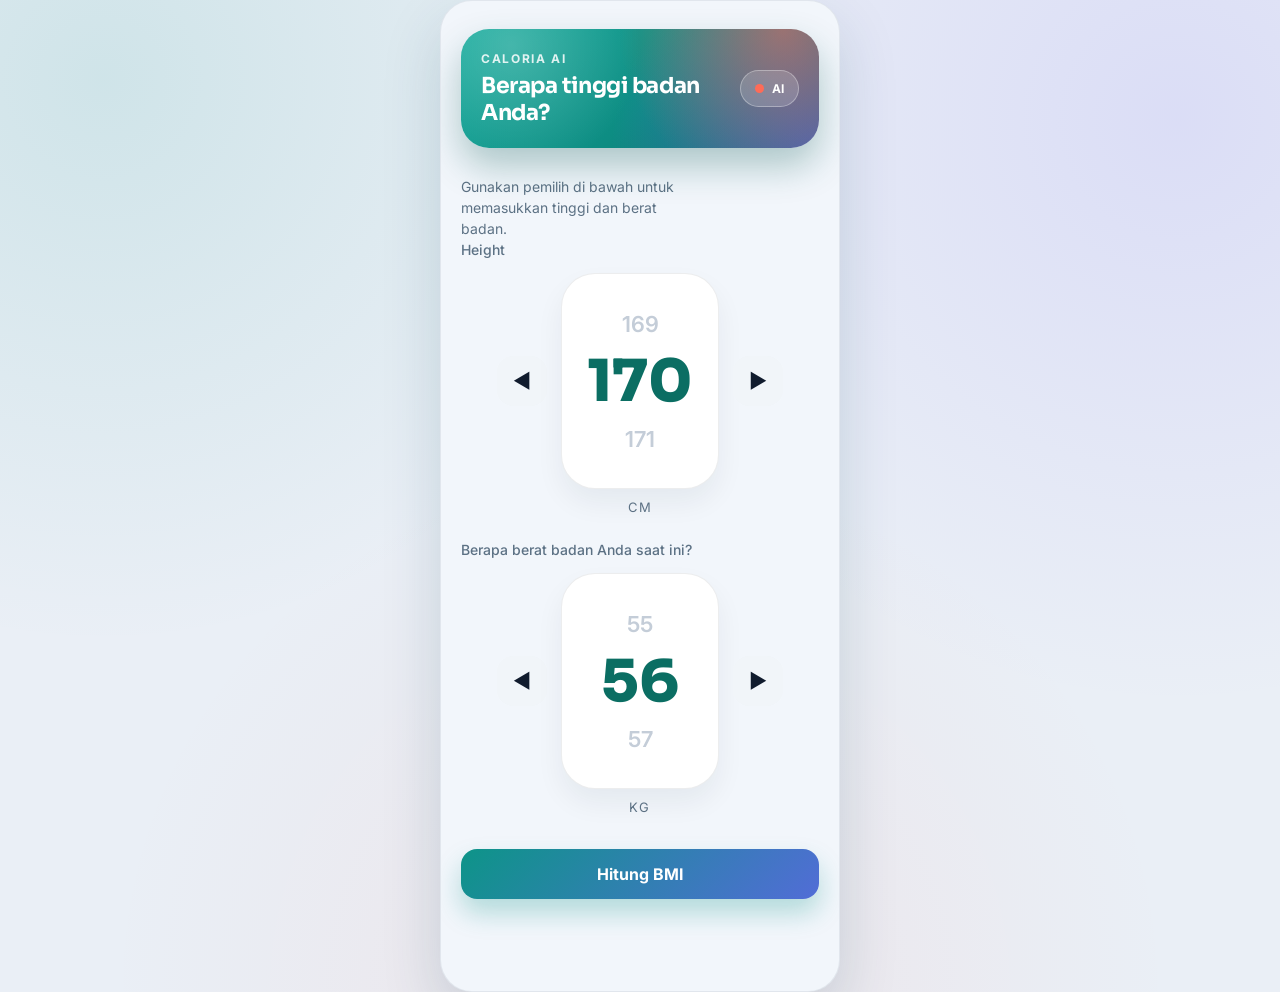
<file: index.html>
<!DOCTYPE html>
<html lang="en">
<head>
    <meta charset="UTF-8">
    <meta name="viewport" content="width=device-width, initial-scale=1.0">
    <title>Caloria Kalkulator BMI</title>
    <link rel="stylesheet" href="styles.css">
</head>
<body>
<div class="phone-container">
    <div class="screen active bmi-screen">
        <div class="page-header card-header">
            <div>
                <div class="small-label">Caloria AI</div>
                <div class="header-title">Berapa tinggi badan Anda?</div>
            </div>
            <div class="ai-badge">
                <div class="ai-badge-dot"></div>
                <span>AI</span>
            </div>
        </div>
        <p class="page-subtitle">Gunakan pemilih di bawah untuk memasukkan tinggi dan berat badan.</p>

        <div class="picker-group">
            <label class="bmi-label">Height</label>
            <div class="picker-box">
                <button type="button" class="picker-btn" onclick="changePicker('height', -1)">◀</button>
                <div class="picker-wheel">
                    <div class="picker-value top" id="height-top">169</div>
                    <div class="picker-value current" id="height-current">170</div>
                    <div class="picker-value bottom" id="height-bottom">171</div>
                </div>
                <button type="button" class="picker-btn" onclick="changePicker('height', 1)">▶</button>
            </div>
            <div class="picker-unit">cm</div>
            <input id="height-input" type="hidden" />
        </div>
        <div class="picker-group">
            <label class="bmi-label">Berapa berat badan Anda saat ini?</label>
            <div class="picker-box">
                <button type="button" class="picker-btn" onclick="changePicker('weight', -1)">◀</button>
                <div class="picker-wheel">
                    <div class="picker-value top" id="weight-top">55</div>
                    <div class="picker-value current" id="weight-current">56</div>
                    <div class="picker-value bottom" id="weight-bottom">57</div>
                </div>
                <button type="button" class="picker-btn" onclick="changePicker('weight', 1)">▶</button>
            </div>
            <div class="picker-unit">kg</div>
            <input id="weight-input" type="hidden" />
        </div>

        <button class="btn-primary" onclick="calculateBMI()">Hitung BMI</button>

        <div id="bmi-result-card" class="result-card" style="display:none; margin-top: 24px;">
            <div class="result-row">
                <span class="result-label">BMI</span>
                <span id="bmi-value" class="result-value">0.0</span>
            </div>
            <div class="result-row">
                <span class="result-label">Status</span>
                <span id="bmi-status" class="result-value">-</span>
            </div>
            <div class="result-row">
                <span class="result-label">Obesity Risk Score</span>
                <span id="obesity-score" class="result-value">-</span>
            </div>
            <div class="result-row">
                <span class="result-label">Penjelasan Risiko</span>
                <span id="obesity-explanation" class="result-value" style="font-weight: normal; max-width: 220px; text-align: right; font-size: 13px;">-</span>
            </div>
            <div class="result-row">
                <span class="result-label">Daily Calories</span>
                <span id="calorie-target" class="result-value">0 kkal</span>
            </div>
            <div class="recommendation-card">
                <div class="recommendation-label">AI Recommendation</div>
                <p id="calorie-advice" class="recommendation-text"></p>
            </div>
        </div>

        <button id="continue-login" class="btn-secondary" style="display:none; margin-top: 16px;" onclick="goToLogin()">Masuk</button>
        <button id="continue-signup" class="btn-secondary" style="display:none; margin-top: 10px;" onclick="goToSignup()">Daftar</button>
    </div>
</div>
<script>
    function getBMIStatus(bmi) {
        if (bmi < 18.5) return 'Kurus';
        if (bmi < 25) return 'Normal';
        if (bmi < 30) return 'Kelebihan berat badan';
        return 'Obesitas';
    }

    function getCalorieRecommendation(bmi) {
        if (bmi < 18.5) {
            return {
                target: 2500,
                label: 'Rencana penambahan berat',
                advice: 'BMI Anda rendah. Tingkatkan asupan kalori dengan makanan kaya protein dan karbohidrat sehat.'
            };
        }
        if (bmi < 25) {
            return {
                target: 2117,
                label: 'Rencana pemeliharaan',
                advice: 'BMI Anda berada dalam kisaran sehat. Pertahankan pola makan seimbang dan gaya hidup aktif.'
            };
        }
        if (bmi < 30) {
            return {
                target: 1900,
                label: 'Pengurangan kalori ringan',
                advice: 'BMI Anda di atas normal. Kurangi porsi sedikit dan pilih protein tanpa lemak serta sayuran.'
            };
        }
        return {
            target: 1700,
            label: 'Rencana penurunan berat',
            advice: 'BMI Anda pada kategori obesitas. Kurangi kalori, batasi karbohidrat olahan, dan tingkatkan sayuran serta protein.'
        };
    }

    function getObesityRiskScore(bmi) {
        if (bmi < 18.5) return { score: 10, label: 'Risiko rendah', explanation: 'Risiko obesitas rendah karena BMI Anda di bawah kisaran normal (18,5 - 24,9).' };
        if (bmi < 25) return { score: 20, label: 'Risiko rendah', explanation: 'BMI normal berarti risiko obesitas tetap rendah, pertahankan pola makan seimbang.' };
        if (bmi < 30) return { score: 55, label: 'Risiko sedang', explanation: 'Anda berada di kategori overweight dengan seharusnya BMI kisaran normal (18,5 - 24,9), perlu sedikit pengaturan diet dan olahraga.' };
        return { score: 80, label: 'Risiko tinggi', explanation: 'BMI di kategori obesitas dengan seharusnya BMI kisaran normal (18,5 - 24,9). Segera perbaiki pola makan dan tambahkan aktivitas fisik.' };
    }

    const pickerState = {
        height: 170,
        weight: 56
    };

    function initBMIPicker() {
        renderPicker('height');
        renderPicker('weight');
    }

    function changePicker(type, delta) {
        if (!pickerState[type]) return;
        const min = type === 'height' ? 100 : 30;
        const max = type === 'height' ? 230 : 200;
        pickerState[type] = Math.min(max, Math.max(min, pickerState[type] + delta));
        renderPicker(type);
    }

    function renderPicker(type) {
        const value = pickerState[type];
        document.getElementById(`${type}-top`).textContent = value - 1;
        document.getElementById(`${type}-current`).textContent = value;
        document.getElementById(`${type}-bottom`).textContent = value + 1;
        document.getElementById(`${type}-input`).value = value;
    }

    function calculateBMI() {
        const height = parseFloat(document.getElementById('height-input').value);
        const weight = parseFloat(document.getElementById('weight-input').value);
        if (!height || !weight) {
            alert('Silakan masukkan tinggi dan berat badan.');
            return;
        }

        const bmi = weight / ((height / 100) ** 2);
        const status = getBMIStatus(bmi);
        const recommendation = getCalorieRecommendation(bmi);

        localStorage.setItem('userHeight', height);
        localStorage.setItem('userWeight', weight);
        const risk = getObesityRiskScore(bmi);

        localStorage.setItem('userBMI', bmi.toFixed(1));
        localStorage.setItem('userBMIStatus', status);
        localStorage.setItem('userObesityScore', risk.score);
        localStorage.setItem('userObesityRiskLabel', risk.label);
        localStorage.setItem('userObesityRiskExplanation', risk.explanation);
        localStorage.setItem('userCaloriesTarget', recommendation.target);
        localStorage.setItem('userCalorieAdvice', recommendation.advice);
        localStorage.setItem('userDietPlan', recommendation.label);
        document.getElementById('bmi-value').textContent = bmi.toFixed(1);
        document.getElementById('bmi-status').textContent = status;
        document.getElementById('obesity-score').textContent = `${risk.score} / 100`;
        document.getElementById('obesity-explanation').textContent = risk.explanation;
        document.getElementById('calorie-target').textContent = recommendation.target + ' kkal';
        document.getElementById('calorie-advice').textContent = recommendation.advice;
        document.getElementById('bmi-result-card').style.display = 'block';
        document.getElementById('continue-login').style.display = 'block';
        document.getElementById('continue-signup').style.display = 'block';
    }

    function goToLogin() {
        window.location.href = 'login.html';
    }

    function goToSignup() {
        window.location.href = 'signup.html';
    }

    window.addEventListener('load', function () {
        const storedHeight = localStorage.getItem('userHeight');
        const storedWeight = localStorage.getItem('userWeight');

        if (storedHeight) {
            pickerState.height = parseFloat(storedHeight);
        }
        if (storedWeight) {
            pickerState.weight = parseFloat(storedWeight);
        }

        initBMIPicker();

    });
</script>
</body>
</html>
</file>
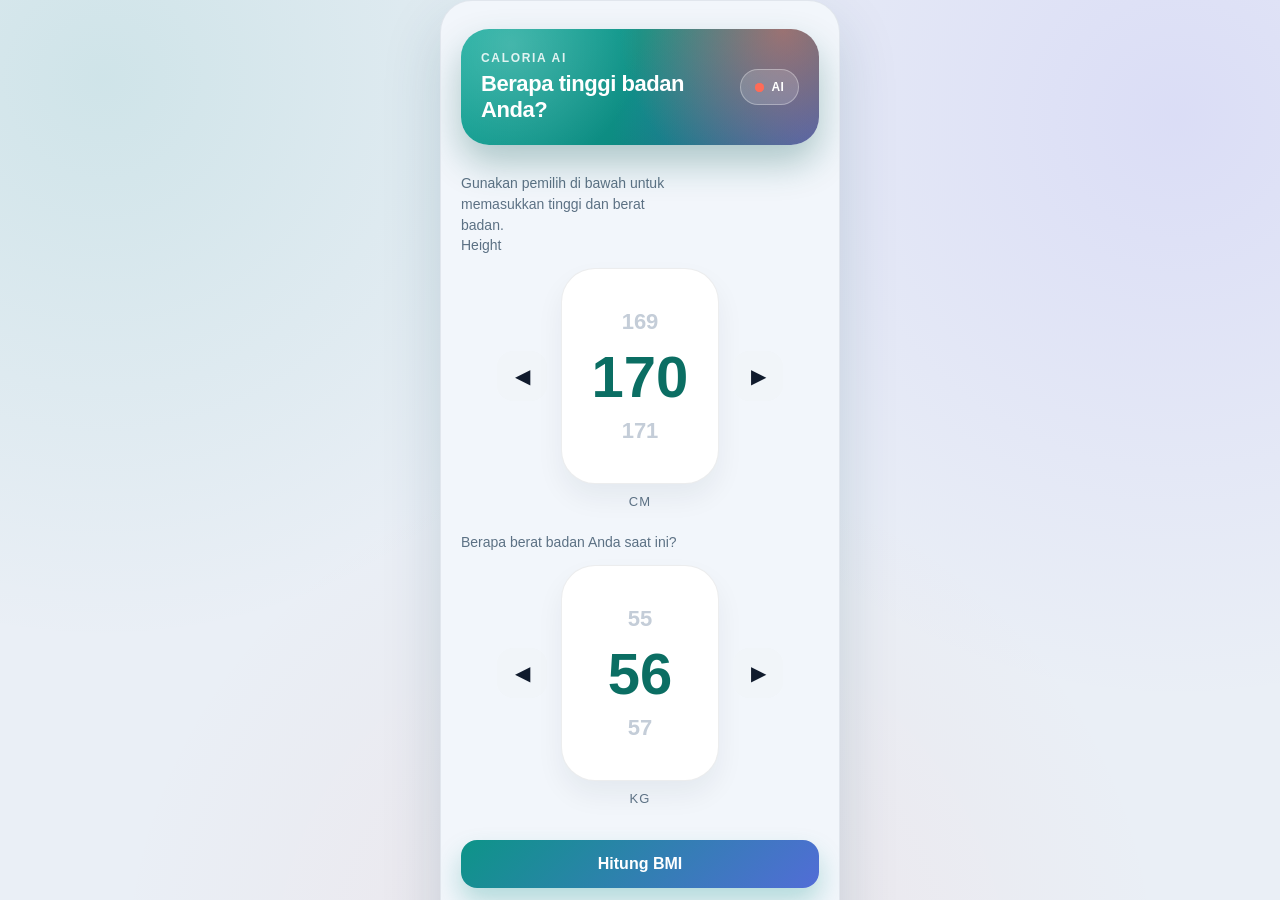
<file: app.html>
<!DOCTYPE html>
<html lang="en">
<head>
    <meta charset="UTF-8">
    <meta name="viewport" content="width=device-width, initial-scale=1.0">
    <title>Caloria App</title>
    <link rel="stylesheet" href="styles.css">
</head>
<body>
<div class="phone-container">
    <div class="notch"></div>

    <div id="dashboard-screen" class="screen active">
        <div class="dashboard-header">
            <div class="app-brand">
                <div class="brand-icon">C</div>
                <div>
                    <div class="brand-name">Caloria</div>
                    <div class="brand-subtitle">AI Nutri Assistant</div>
                </div>
            </div>
            <div class="ai-illustration">
                <span class="ai-label">AI</span>
            </div>
        </div>
        <div class="header-title">Hari Ini</div>
        <div class="dashboard-top-card">
            <div class="dashboard-top-grid">
                <div class="dashboard-top-item">
                    <div class="info-label">Target Harian</div>
                    <div id="dashboard-target" class="info-value">2,117 kkal</div>
                </div>
                <div class="dashboard-top-item">
                    <div class="info-label">Rekomendasi</div>
                    <div id="dashboard-recommendation" class="info-value">Rencana pemeliharaan</div>
                </div>
            </div>
            <div class="dashboard-edit-row">
                <div class="dashboard-edit-item">
                    <label for="dashboard-height">Tinggi badan</label>
                    <input id="dashboard-height" type="number" min="100" max="230" onchange="handleProfileFieldChange()" />
                </div>
                <div class="dashboard-edit-item">
                    <label for="dashboard-weight">Berat badan</label>
                    <input id="dashboard-weight" type="number" min="30" max="200" onchange="handleProfileFieldChange()" />
                </div>
            </div>
            <div id="risk-notification" class="risk-notification" onclick="toggleRiskExplanation()">
                <div class="risk-heading">Obesity Risk: <span id="dashboard-risk-label">-</span></div>
                <div id="risk-details" class="risk-details">Klik untuk melihat penjelasan risiko.</div>
            </div>
            <div class="risk-score-panel">
                <div class="risk-score-top">
                    <div>
                        <div class="info-label">Early Warning Obesity</div>
                        <div id="early-warning-title" class="risk-score-title">Memantau pola hari ini</div>
                    </div>
                    <div id="risk-score-number" class="risk-score-number">0</div>
                </div>
                <div class="risk-score-track">
                    <div id="risk-score-fill" class="risk-score-fill"></div>
                </div>
                <div id="early-warning-message" class="risk-score-message">Skor dihitung dari BMI, kalori harian, dan aktivitas fisik.</div>
            </div>
        </div>
        <div class="summary-card">
            <div class="calorie-main">
                <div class="stat-box">
                    <div class="val" id="eaten-value">0</div>
                    <div class="lbl">Dimakan</div>
                </div>
                <div class="progress-ring">
                    <svg>
                        <circle class="bg" cx="55" cy="55" r="45"></circle>
                        <circle class="bar" cx="55" cy="55" r="45" id="progress-bar" style="stroke-dashoffset: 282;"></circle>
                    </svg>
                    <div class="ring-text">
                        <div class="num" id="remaining-value">2,117</div>
                        <div class="lbl">Sisa</div>
                    </div>
                </div>
                <div class="stat-box">
                    <div class="val" id="burned-value">0</div>
                    <div class="lbl">Terbakar</div>
                </div>
            </div>

            <div class="macro-container">
                <div class="macro-item">
                    <div class="macro-label">Karbo</div>
                    <div class="macro-bar-bg"><div id="carbs-bar" class="macro-bar" style="width: 0%; background-color: #F5A623;"></div></div>
                    <div id="carbs-value" class="macro-label" style="font-weight: bold; color:#101B2D;">0 / 258 g</div>
                </div>
                <div class="macro-item">
                    <div class="macro-label">Protein</div>
                    <div class="macro-bar-bg"><div id="protein-bar" class="macro-bar" style="width: 0%; background-color: #FF6B57;"></div></div>
                    <div id="protein-value" class="macro-label" style="font-weight: bold; color:#101B2D;">0 / 103 g</div>
                </div>
                <div class="macro-item">
                    <div class="macro-label">Lemak</div>
                    <div class="macro-bar-bg"><div id="fat-bar" class="macro-bar" style="width: 0%; background-color: #6D5DF6;"></div></div>
                    <div id="fat-value" class="macro-label" style="font-weight: bold; color:#101B2D;">0 / 68 g</div>
                </div>
            </div>
        </div>

        <div id="meal-list"></div>

        <div id="coach-card" class="recommendation-card coach-card">
            <div class="recommendation-label">AI Behavioral Coach</div>
            <div id="coach-message" class="coach-message">Masukkan makanan dan aktivitas untuk menerima motivasi harian.</div>
            <div class="coach-actions">
                <button class="btn-small" onclick="generateBehaviorCoach()">Motivasi Baru</button>
                <button class="btn-small outline" onclick="markCoachActionDone()">Saya lakukan</button>
            </div>
        </div>

        <div class="recommendation-card">
            <div class="recommendation-label">Rekomendasi Aktivitas Harian</div>
            <div id="activity-recommendation-list" class="activity-recommendation-list"></div>
            <button class="btn-secondary" onclick="openActivityDetail()">+ Tambah Aktivitas Manual</button>
        </div>

        <div class="recommendation-card impact-card" style="margin-top: 16px;">
            <div class="recommendation-label">Target Dampak 6 Bulan</div>
            <div class="impact-grid">
                <div class="impact-item">
                    <strong id="impact-sugar-value">-20%</strong>
                    <span id="impact-sugar-label">Konsumsi gula dan makanan tinggi kalori</span>
                </div>
                <div class="impact-item">
                    <strong id="impact-activity-value">+30%</strong>
                    <span id="impact-activity-label">Durasi aktivitas fisik mingguan</span>
                </div>
                <div class="impact-item">
                    <strong id="impact-bmi-value">-5%</strong>
                    <span id="impact-bmi-label">Rata-rata IMT pengguna overweight</span>
                </div>
            </div>
        </div>

        <div id="today-activity-log" class="recommendation-card" style="margin-top: 16px;">
            <div class="recommendation-label">Log Aktivitas Hari Ini</div>
            <div id="activity-log" class="activity-log"></div>
        </div>

        <button id="analysis-button" class="btn-primary" style="margin-top: 15px; display: none;" onclick="toggleModal(true)">🧑‍⚕️ Analisis Nutrisionis</button>
    </div>

    <div id="history-screen" class="screen">
        <div class="header-title">Riwayat</div>
        <p style="color: var(--text-muted); margin-bottom: 12px;">Riwayat makanan dan aktivitas hari sebelumnya disimpan otomatis.</p>
        <div id="history-list" class="history-list"></div>
    </div>

    <div id="meal-detail-screen" class="screen">
        <div class="detail-header">
            <button class="detail-back" onclick="closeMealDetail()">←</button>
            <div id="detail-title" class="detail-title">Makanan</div>
        </div>
        <div class="detail-body">
            <div class="detail-row">
                <span class="detail-label">Nama makanan</span>
                <input id="detail-food" type="text" placeholder="mis. Nasi matang" />
            </div>
            <div class="detail-row">
                <span class="detail-label">Porsi</span>
                <input id="detail-servings" type="number" min="1" value="1" />
            </div>
            <div class="detail-row">
                <span class="detail-label">Pindai foto makanan</span>
                <div class="scanner-card">
                    <label class="scanner-button" for="meal-photo-input">📷 Pindai Foto</label>
                    <input id="meal-photo-input" type="file" accept="image/*" capture="environment" onchange="handleMealPhoto(event)" />
                    <div id="meal-photo-preview" class="photo-preview"></div>
                    <div id="photo-estimate" class="photo-estimate">Scan foto makanan untuk memperkirakan kalori.</div>
                    <div class="recognition-note">
                        AI memakai simulasi computer vision: kualitas foto, estimasi porsi, dan koreksi bahan tetap ditampilkan agar hasil lebih realistis.
                    </div>
                </div>
            </div>
            <div class="detail-row">
                <span class="detail-label">Makanan yang ingin anda tambahkan</span>
                <div id="ingredient-list" class="ingredient-list"></div>
                <button class="btn-secondary" onclick="addIngredientRow()">+ Tambah bahan baru</button>
            </div>
            <button class="btn-primary" onclick="confirmMeal()">Simpan</button>
        </div>
    </div>

    <div id="profile-screen" class="screen">
        <div class="header-title">Profil</div>
        <div class="profile-header">
            <div class="avatar">👤</div>
            <h3 id="profile-name" style="margin-top: 8px;">Budi Setiawan</h3>
            <p id="profile-email" style="color: var(--text-muted); font-size: 14px;">budi.setiawan@email.com</p>
        </div>

        <div class="profile-info-row"><span class="lbl">BMI</span><span id="profile-bmi" class="val">0.0</span></div>
        <div class="profile-info-row"><span class="lbl">Skor Obesitas</span><span id="profile-obesity-score" class="val">-</span></div>
        <div class="profile-info-row"><span class="lbl">Risiko Obesitas</span><span id="profile-obesity-risk" class="val" style="color: var(--primary);">-</span></div>
        <div class="profile-info-row"><span class="lbl">Hari Risiko Tinggi</span><span id="profile-high-risk-days" class="val">0 hari</span></div>
        <div class="profile-info-row"><span class="lbl">Aksi Coach</span><span id="profile-coach-actions" class="val">0 kali</span></div>
        <div class="profile-info-row"><span class="lbl">Target Harian</span><span id="profile-target" class="val">2,117 kkal</span></div>
        <div class="profile-info-row"><span class="lbl">Berat Badan</span><span id="profile-weight" class="val">0 kg</span></div>
        <div class="profile-info-row"><span class="lbl">Tinggi Badan</span><span id="profile-height" class="val">0 cm</span></div>
        <div class="profile-info-row"><span class="lbl">Rekomendasi</span><span id="profile-recommendation" class="val" style="color: var(--primary);">-</span></div>

        <button class="btn-logout" onclick="handleLogout()">Log Out</button>
    </div>

    <div id="nutritionist-modal" class="modal-overlay" onclick="toggleModal(false)">
        <div class="modal-content" onclick="event.stopPropagation()">
            <div class="modal-title">🧑‍⚕️ Catatan Nutrisionis Anda</div>
            <div id="analysis-content" class="modal-body">
                <p style="color:#666;">Masukkan makanan terlebih dahulu untuk melihat analisis nutrisi yang disesuaikan.</p>
            </div>
            <button class="btn-close-modal" onclick="toggleModal(false)">Tutup</button>
        </div>
    </div>

    <div id="bottom-nav-bar" class="bottom-nav">
        <div id="nav-today" class="nav-item active" onclick="switchScreen('dashboard')">
            <span style="display:block; font-size: 18px;">📅</span>Hari Ini
        </div>
        <div id="nav-history" class="nav-item" onclick="switchScreen('history')">
            <span style="display:block; font-size: 18px;">🕒</span>Riwayat
        </div>
        <div id="nav-profile" class="nav-item" onclick="switchScreen('profile')">
            <span style="display:block; font-size: 18px;">👤</span>Profil
        </div>
    </div>
</div>

<script>
    function handleLogout() {
        if (hasTodayProgress()) {
            const saveProgress = confirm('Anda memiliki progres Hari Ini. Simpan progres sebagai riwayat sebelum keluar?\n\nPilih OK untuk menyimpan, Batal untuk membuang progres.');
            if (saveProgress) {
                shouldAutoArchiveOnExit = false;
                archiveTodayProgress();
            } else {
                const discardProgress = confirm('Buang progres Hari Ini? Pilih OK untuk membuang, atau Batal untuk kembali ke aplikasi.');
                if (discardProgress) {
                    shouldAutoArchiveOnExit = false;
                    discardTodayProgress();
                } else {
                    return;
                }
            }
        }

        // Keep stored credentials so account data (riwayat) remains available.
        // Only clear the session marker so the user returns to the BMI start screen.
        localStorage.removeItem('sessionActive');
        localStorage.removeItem(`coachDone-${getTodayDate()}`);
        window.location.href = 'index.html';
    }

    const mealCategories = [
        { id: 'Breakfast', icon: '☕', color: '#efebe9', target: 635 },
        { id: 'Lunch', icon: '🥪', color: '#ffe0b2', target: 847 },
        { id: 'Dinner', icon: '🥗', color: '#c8e6c9', target: 529 },
        { id: 'Snacks', icon: '🍎', color: '#ffcdd2', target: 106 }
    ];

    let mealState = [];
    let currentMealCategory = null;
    let currentMealImageEstimate = null;
    let shouldAutoArchiveOnExit = true;

    function getTodayDate() {
        return new Date().toISOString().slice(0, 10);
    }

    function formatHistoryDate(dateString) {
        const date = new Date(dateString);
        if (isNaN(date)) {
            return dateString.replace('T', ' ').slice(0, 16);
        }
        return new Intl.DateTimeFormat('id-ID', {
            weekday: 'long',
            year: 'numeric',
            month: 'long',
            day: 'numeric',
            hour: '2-digit',
            minute: '2-digit'
        }).format(date);
    }

    function loadAllMealLogs() {
        return JSON.parse(localStorage.getItem('userMealLogs') || '[]');
    }

    function loadTodayActivities() {
        const today = getTodayDate();
        return loadUserActivities().filter(item => item.date.slice(0, 10) === today && !item.archived);
    }

    function hasTodayProgress() {
        return loadMealState().length > 0 || loadTodayActivities().length > 0;
    }

    function archiveTodayProgress() {
        const today = getTodayDate();
        const allMeals = loadAllMealLogs().map(item => {
            if (item.date.slice(0, 10) === today && !item.archived) {
                return { ...item, archived: true, savedAt: new Date().toISOString() };
            }
            return item;
        });
        saveAllMealLogs(allMeals);

        const allActivities = loadUserActivities().map(item => {
            if (item.date.slice(0, 10) === today && !item.archived) {
                return { ...item, archived: true, savedAt: new Date().toISOString() };
            }
            return item;
        });
        saveUserActivities(allActivities);
    }

    function discardTodayProgress() {
        const today = getTodayDate();
        saveAllMealLogs(loadAllMealLogs().filter(item => !(item.date.slice(0, 10) === today && !item.archived)));
        saveUserActivities(loadUserActivities().filter(item => !(item.date.slice(0, 10) === today && !item.archived)));
    }

    function saveAllMealLogs(logs) {
        localStorage.setItem('userMealLogs', JSON.stringify(logs));
    }

    function loadMealState() {
        const today = getTodayDate();
        return loadAllMealLogs().filter(item => item.date.slice(0, 10) === today && !item.archived);
    }

    function addMealLog(meal) {
        const logs = loadAllMealLogs();
        logs.push(meal);
        saveAllMealLogs(logs);
    }

    function switchScreen(screenName) {
        document.getElementById('dashboard-screen').classList.remove('active');
        document.getElementById('profile-screen').classList.remove('active');
        document.getElementById('history-screen').classList.remove('active');
        document.getElementById('meal-detail-screen').classList.remove('active');
        document.getElementById('nav-today').classList.remove('active');
        document.getElementById('nav-history').classList.remove('active');
        document.getElementById('nav-profile').classList.remove('active');

        if (screenName === 'dashboard') {
            document.getElementById('dashboard-screen').classList.add('active');
            document.getElementById('nav-today').classList.add('active');
        } else if (screenName === 'history') {
            document.getElementById('history-screen').classList.add('active');
            document.getElementById('nav-history').classList.add('active');
        } else if (screenName === 'profile') {
            document.getElementById('profile-screen').classList.add('active');
            document.getElementById('nav-profile').classList.add('active');
        }
    }

    function toggleModal(show) {
        const modal = document.getElementById('nutritionist-modal');
        if (show) {
            modal.classList.add('active');
        } else {
            modal.classList.remove('active');
        }
    }

    function addIngredientRow(name = '', grams = '') {
        const ingredientList = document.getElementById('ingredient-list');
        const row = document.createElement('div');
        row.className = 'ingredient-row';
        row.innerHTML = `
            <input class="ingredient-name" type="text" placeholder="Nama bahan" value="${name}" />
            <input class="ingredient-grams" type="number" min="0" placeholder="gram" value="${grams}" />
            <button class="ingredient-remove" onclick="removeIngredientRow(this)">×</button>
        `;
        ingredientList.appendChild(row);
    }

    function removeIngredientRow(button) {
        button.closest('.ingredient-row').remove();
    }

    function handleMealPhoto(event) {
        const file = event.target.files[0];
        if (!file) return;

        const reader = new FileReader();
        reader.onload = function(e) {
            const preview = document.getElementById('meal-photo-preview');
            preview.style.backgroundImage = `url('${e.target.result}')`;
            preview.classList.add('has-photo');
        };
        reader.readAsDataURL(file);

        currentMealImageEstimate = estimateCaloriesFromPhoto(file);
        document.getElementById('photo-estimate').textContent =
            `Perkiraan AI: ${currentMealImageEstimate.calories} kkal • ${currentMealImageEstimate.carbs}g karbo • ${currentMealImageEstimate.protein}g protein • ${currentMealImageEstimate.fat}g lemak`;
    }

    function estimateCaloriesFromPhoto(file) {
        const sizeKb = file.size / 1024;
        const baseCalories = Math.round(Math.min(Math.max(sizeKb * 1.1, 120), 700));
        const calories = Math.max(120, Math.min(baseCalories, 700));
        const carbs = Math.round(calories * 0.5 / 4);
        const protein = Math.round(calories * 0.2 / 4);
        const fat = Math.round(calories * 0.1 / 9);
        return { calories, carbs, protein, fat };
    }

    function legacyHandleMealPhoto(event) {
        const file = event.target.files[0];
        if (!file) return;

        const reader = new FileReader();
        reader.onload = function(e) {
            const preview = document.getElementById('meal-photo-preview');
            preview.style.backgroundImage = `url('${e.target.result}')`;
            preview.classList.add('has-photo');
        };
        reader.readAsDataURL(file);

        currentMealImageEstimate = estimateCaloriesFromPhoto(file);
        document.getElementById('photo-estimate').textContent =
            `Perkiraan AI: ${currentMealImageEstimate.foodName} - ${currentMealImageEstimate.calories} kkal | ${currentMealImageEstimate.carbs}g karbo | ${currentMealImageEstimate.protein}g protein | ${currentMealImageEstimate.fat}g lemak | keyakinan ${currentMealImageEstimate.confidence}%`;

        const foodInput = document.getElementById('detail-food');
        if (!foodInput.value.trim()) {
            foodInput.value = currentMealImageEstimate.foodName;
        }
        renderDetectedIngredients(currentMealImageEstimate.ingredients);
    }

    function legacyEstimateCaloriesFromPhoto(file) {
        const foodSamples = [
            { foodName: 'Nasi ayam sayur', calories: 560, carbs: 72, protein: 28, fat: 16, ingredients: [['Nasi putih', 150], ['Ayam panggang', 85], ['Sayur hijau', 60]] },
            { foodName: 'Gado-gado', calories: 430, carbs: 48, protein: 18, fat: 18, ingredients: [['Lontong', 90], ['Sayuran', 120], ['Saus kacang', 45]] },
            { foodName: 'Nasi goreng telur', calories: 620, carbs: 78, protein: 20, fat: 24, ingredients: [['Nasi goreng', 220], ['Telur', 55], ['Minyak/bumbu', 20]] },
            { foodName: 'Soto ayam', calories: 390, carbs: 42, protein: 24, fat: 12, ingredients: [['Kuah soto', 180], ['Ayam suwir', 65], ['Nasi/lontong', 80]] }
        ];
        const index = Math.abs(file.name.length + file.size) % foodSamples.length;
        const sample = foodSamples[index];
        const sizeFactor = Math.min(Math.max((file.size / 250000), 0.85), 1.2);
        const confidence = Math.round(78 + (file.name.length % 15));
        return {
            foodName: sample.foodName,
            calories: Math.round(sample.calories * sizeFactor),
            carbs: Math.round(sample.carbs * sizeFactor),
            protein: Math.round(sample.protein * sizeFactor),
            fat: Math.round(sample.fat * sizeFactor),
            confidence,
            ingredients: sample.ingredients.map(([name, grams]) => [name, Math.round(grams * sizeFactor)])
        };
    }

    function renderDetectedIngredients(ingredients = []) {
        const ingredientList = document.getElementById('ingredient-list');
        ingredientList.innerHTML = '';
        ingredients.forEach(([name, grams]) => addIngredientRow(name, grams));
    }

    function renderMealCards() {
        const mealList = document.getElementById('meal-list');
        mealList.innerHTML = '';
        mealCategories.forEach(category => {
            const categoryMeals = mealState.filter(meal => meal.category === category.id);
            const totalCalories = categoryMeals.reduce((sum, meal) => sum + meal.calories, 0);
            const card = document.createElement('div');
            card.className = 'meal-card';
            card.innerHTML = `
                <div class="meal-info">
                    <div class="meal-icon" style="background-color: ${category.color};">${category.icon}</div>
                    <div class="meal-det">
                        <h4>${category.id}</h4>
                        <p>${totalCalories} / ${category.target} Cal</p>
                    </div>
                </div>
                <button class="btn-add" onclick="openMealDetail('${category.id}')">+</button>
            `;
            mealList.appendChild(card);
        });
    }

    function updateDashboard() {
        const eaten = mealState.reduce((sum, meal) => sum + meal.calories, 0);
        const carbs = mealState.reduce((sum, meal) => sum + meal.carbs, 0);
        const protein = mealState.reduce((sum, meal) => sum + meal.protein, 0);
        const fat = mealState.reduce((sum, meal) => sum + meal.fat, 0);
        const target = parseInt(localStorage.getItem('userCaloriesTarget'), 10) || 2117;
        const remaining = Math.max(target - eaten, 0);

        document.getElementById('eaten-value').textContent = eaten;
        document.getElementById('remaining-value').textContent = remaining;
        document.getElementById('burned-value').textContent = calculateBurnedCalories();

        document.getElementById('carbs-value').textContent = `${carbs} / 258 g`;
        document.getElementById('protein-value').textContent = `${protein} / 103 g`;
        document.getElementById('fat-value').textContent = `${fat} / 68 g`;

        document.getElementById('carbs-bar').style.width = `${Math.min((carbs / 258) * 100, 100)}%`;
        document.getElementById('protein-bar').style.width = `${Math.min((protein / 103) * 100, 100)}%`;
        document.getElementById('fat-bar').style.width = `${Math.min((fat / 68) * 100, 100)}%`;

        const analysisButton = document.getElementById('analysis-button');
        analysisButton.style.display = mealState.length > 0 ? 'block' : 'none';

        const progressBar = document.getElementById('progress-bar');
        const progressPercent = Math.min((eaten / target) * 282, 282);
        progressBar.style.strokeDashoffset = 282 - progressPercent;

        renderActivityRecommendations();
        renderActivityLog();
        renderHistory();
        updateDashboardSummaryPanel();
        updateSixMonthImpactTargets();
        updateEarlyWarningPanel();
        generateBehaviorCoach(false);
        updateAnalysis();
    }

    function openMealDetail(mealName) {
        currentMealCategory = mealName;
        currentMealImageEstimate = null;
        document.getElementById('dashboard-screen').classList.remove('active');
        document.getElementById('meal-detail-screen').classList.add('active');
        document.getElementById('detail-title').textContent = mealName;
        document.getElementById('detail-food').value = '';
        document.getElementById('detail-servings').value = 1;
        document.getElementById('meal-photo-input').value = '';
        const preview = document.getElementById('meal-photo-preview');
        preview.style.backgroundImage = 'none';
        preview.classList.remove('has-photo');
        document.getElementById('photo-estimate').textContent = 'Scan foto makanan untuk memperkirakan kalori.';
        const ingredientList = document.getElementById('ingredient-list');
        ingredientList.innerHTML = '';
        addIngredientRow();
    }

    function closeMealDetail() {
        document.getElementById('meal-detail-screen').classList.remove('active');
        document.getElementById('dashboard-screen').classList.add('active');
    }

    function openActivityDetail() {
        const activity = prompt('Masukkan aktivitas harian:');
        if (!activity) return;
        const duration = prompt('Durasi dalam menit:');
        const minutes = parseInt(duration, 10);
        if (!minutes || minutes <= 0) {
            alert('Masukkan durasi yang valid.');
            return;
        }
        const calories = Math.round(minutes * 6);
        const userActivities = loadUserActivities();
        userActivities.push({ name: activity, minutes, calories, date: new Date().toISOString() });
        saveUserActivities(userActivities);
        updateDashboard();
    }

    function confirmMeal() {
        const food = document.getElementById('detail-food').value.trim() || 'Meal item';
        let calories;
        let carbs;
        let protein;
        let fat;

        if (currentMealImageEstimate) {
            calories = currentMealImageEstimate.calories;
            carbs = currentMealImageEstimate.carbs;
            protein = currentMealImageEstimate.protein;
            fat = currentMealImageEstimate.fat;
        } else {
            const servings = parseInt(document.getElementById('detail-servings').value, 10) || 1;
            const ingredientRows = Array.from(document.querySelectorAll('.ingredient-row'));
            let totalGrams = 0;
            ingredientRows.forEach(row => {
                const grams = parseFloat(row.querySelector('.ingredient-grams').value) || 0;
                totalGrams += grams;
            });

            const gramsPerServing = totalGrams * servings;
            carbs = Math.round(gramsPerServing * 0.5);
            protein = Math.round(gramsPerServing * 0.2);
            fat = Math.round(gramsPerServing * 0.1);
            calories = Math.round(carbs * 4 + protein * 4 + fat * 9);
        }

        const mealEntry = {
            category: currentMealCategory,
            name: food,
            calories,
            carbs,
            protein,
            fat,
            date: new Date().toISOString()
        };

        mealState.push(mealEntry);
        addMealLog(mealEntry);

        currentMealImageEstimate = null;
        renderMealCards();
        updateDashboard();
        closeMealDetail();
    }

    function calculateBurnedCalories() {
        return loadTodayActivities().reduce((sum, activity) => sum + activity.calories, 0);
    }

    function getBMIStatus(bmi) {
        if (bmi < 18.5) return 'Kurus';
        if (bmi < 25) return 'Normal';
        if (bmi < 30) return 'Kelebihan berat badan';
        return 'Obesitas';
    }

    function getCalorieRecommendation(bmi) {
        if (bmi < 18.5) {
            return {
                target: 2500,
                label: 'Rencana penambahan berat',
                advice: 'BMI Anda rendah. Tingkatkan asupan kalori dengan makanan kaya protein dan karbohidrat sehat.'
            };
        }
        if (bmi < 25) {
            return {
                target: 2117,
                label: 'Rencana pemeliharaan',
                advice: 'BMI Anda berada dalam kisaran sehat. Pertahankan pola makan seimbang dan gaya hidup aktif.'
            };
        }
        if (bmi < 30) {
            return {
                target: 1900,
                label: 'Pengurangan kalori ringan',
                advice: 'BMI Anda di atas normal. Kurangi porsi sedikit dan pilih protein tanpa lemak serta sayuran.'
            };
        }
        return {
            target: 1700,
            label: 'Rencana penurunan berat',
            advice: 'BMI Anda pada kategori obesitas. Kurangi kalori, batasi karbohidrat olahan, dan tingkatkan sayuran serta protein.'
        };
    }

    function getObesityRiskScore(bmi) {
        if (bmi < 18.5) return { score: 10, label: 'Risiko rendah', explanation: 'Risiko obesitas rendah karena BMI Anda di bawah kisaran normal.' };
        if (bmi < 25) return { score: 20, label: 'Risiko rendah', explanation: 'BMI normal berarti risiko obesitas tetap rendah, pertahankan pola makan seimbang.' };
        if (bmi < 30) return { score: 55, label: 'Risiko sedang', explanation: 'Anda berada di kategori overweight, perlu sedikit pengaturan diet dan olahraga.' };
        return { score: 80, label: 'Risiko tinggi', explanation: 'BMI di kategori obesitas. Segera perbaiki pola makan dan tambahkan aktivitas fisik.' };
    }

    function getTodayNutritionSnapshot() {
        const target = parseInt(localStorage.getItem('userCaloriesTarget'), 10) || 2117;
        const eaten = mealState.reduce((sum, meal) => sum + meal.calories, 0);
        const activityMinutes = loadTodayActivities().reduce((sum, activity) => sum + activity.minutes, 0);
        const bmi = parseFloat(localStorage.getItem('userBMI')) || 22;
        return { target, eaten, activityMinutes, bmi };
    }

    function calculateBehavioralRiskScore() {
        const { target, eaten, activityMinutes, bmi } = getTodayNutritionSnapshot();
        const bmiScore = bmi < 25 ? 12 : bmi < 30 ? 28 : 40;
        const calorieRatio = target ? eaten / target : 0;
        const calorieScore = calorieRatio <= 0.85 ? 10 : calorieRatio <= 1 ? 18 : calorieRatio <= 1.2 ? 28 : 35;
        const sedentaryScore = activityMinutes >= 45 ? 5 : activityMinutes >= 30 ? 12 : activityMinutes >= 15 ? 20 : 25;
        const score = Math.min(100, Math.round(bmiScore + calorieScore + sedentaryScore));
        let label = 'Risiko rendah';
        if (score > 70) label = 'Risiko tinggi';
        else if (score > 40) label = 'Risiko sedang';
        return { score, label, bmiScore, calorieScore, sedentaryScore };
    }

    function loadRiskHistory() {
        return JSON.parse(localStorage.getItem('userRiskHistory') || '{}');
    }

    function saveRiskHistory(history) {
        localStorage.setItem('userRiskHistory', JSON.stringify(history));
    }

    function countConsecutiveHighRiskDays(history) {
        let count = 0;
        const date = new Date();
        for (let i = 0; i < 7; i++) {
            const key = date.toISOString().slice(0, 10);
            if (history[key] && history[key].score > 70) {
                count++;
                date.setDate(date.getDate() - 1);
            } else {
                break;
            }
        }
        return count;
    }

    function updateEarlyWarningPanel() {
        const risk = calculateBehavioralRiskScore();
        const history = loadRiskHistory();
        history[getTodayDate()] = { score: risk.score, label: risk.label };
        saveRiskHistory(history);

        const highRiskDays = countConsecutiveHighRiskDays(history);
        const scoreNumber = document.getElementById('risk-score-number');
        const scoreFill = document.getElementById('risk-score-fill');
        const warningTitle = document.getElementById('early-warning-title');
        const warningMessage = document.getElementById('early-warning-message');

        scoreNumber.textContent = risk.score;
        scoreFill.style.width = `${risk.score}%`;
        scoreFill.className = `risk-score-fill ${risk.score > 70 ? 'danger' : risk.score > 40 ? 'warning' : 'safe'}`;
        warningTitle.textContent = `${risk.label} (${highRiskDays} hari tinggi berturut-turut)`;

        if (highRiskDays >= 3) {
            warningMessage.textContent = 'Peringatan dini: skor risiko tinggi bertahan 3 hari. Kurangi minuman manis, pilih porsi lebih kecil, dan pertimbangkan konsultasi gizi.';
        } else if (risk.score > 70) {
            warningMessage.textContent = 'Risiko hari ini tinggi. Prioritaskan jalan cepat 30 menit dan pilih makanan tinggi protein/serat pada makan berikutnya.';
        } else if (risk.score > 40) {
            warningMessage.textContent = 'Risiko sedang. Tambahkan aktivitas ringan dan jaga kalori agar tidak melewati target harian.';
        } else {
            warningMessage.textContent = 'Risiko rendah. Pertahankan pola makan seimbang dan aktivitas fisik harian.';
        }

        localStorage.setItem('userObesityScore', risk.score);
        localStorage.setItem('userObesityRiskLabel', risk.label);
        localStorage.setItem('userObesityRiskExplanation', warningMessage.textContent);
        document.getElementById('dashboard-risk-label').textContent = risk.label;
        document.getElementById('risk-details').textContent = warningMessage.textContent;
        document.getElementById('profile-obesity-score').textContent = risk.score;
        document.getElementById('profile-obesity-risk').textContent = risk.label;
        updateProfileInnovationStats();
    }

    function generateBehaviorCoach(forceNew = true) {
        const coachCard = document.getElementById('coach-card');
        const coachMessage = document.getElementById('coach-message');
        if (!coachMessage) return;
        if (localStorage.getItem(`coachDone-${getTodayDate()}`) === '1') {
            if (coachCard) coachCard.style.display = 'none';
            return;
        }
        if (coachCard) coachCard.style.display = 'block';

        const { eaten, target, activityMinutes, bmi } = getTodayNutritionSnapshot();
        const messages = [
            `Fokus hari ini: cukup tambah 15 menit jalan kaki setelah makan. Langkah kecil lebih mudah dipertahankan daripada perubahan ekstrem.`,
            `Kalori kamu ${eaten}/${target} kkal. Sisakan ruang untuk pilihan tinggi protein dan sayur agar kenyang lebih lama.`,
            `BMI kamu ${bmi.toFixed(1)}. Target hari ini bukan sempurna, tapi membuat satu keputusan yang lebih sehat dari kemarin.`,
            `Aktivitas tercatat ${activityMinutes} menit. Kalau masih rendah, mulai dari naik tangga atau jalan santai 10 menit.`,
            `Coba ganti minuman manis dengan air putih di satu waktu makan. Ini mendukung target penurunan konsumsi gula 20% dalam 6 bulan.`,
            `Pilih satu porsi sayur di makan berikutnya. Tubuh kamu tidak butuh perubahan besar sekaligus, cukup arah yang benar.`,
            `Kalau ingin ngemil, ambil buah atau yogurt lebih dulu. Kamu tetap bisa menikmati hari tanpa keluar jauh dari target.`,
            `Minum air putih sebelum makan berikutnya bisa membantu mengontrol porsi. Sederhana, tapi efeknya terasa.`,
            `Berjalan 10 menit setelah makan adalah investasi kecil untuk energi, pencernaan, dan target BMI kamu.`,
            `Hari ini cukup menang satu kebiasaan sehat. Satu keputusan baik tetap dihitung sebagai progres.`,
            `Kalau kalori mulai mendekati target, fokus ke makanan tinggi protein agar kenyang lebih lama.`,
            `Tidak perlu sempurna. Catat makananmu, bergerak sebentar, lalu lanjutkan hari dengan lebih sadar.`
        ];
        const todayKey = `coachMessage-${getTodayDate()}`;
        let index = parseInt(localStorage.getItem(todayKey), 10);
        if (forceNew || isNaN(index)) {
            index = isNaN(index)
                ? (new Date().getDate() + mealState.length + activityMinutes) % messages.length
                : (index + 1) % messages.length;
            localStorage.setItem(todayKey, index);
        }
        coachMessage.textContent = messages[index];
    }

    function markCoachActionDone() {
        const coachCard = document.getElementById('coach-card');
        const coachMessage = document.getElementById('coach-message');
        const closingMessages = [
            'Terima kasih sudah semangat untuk hari ini.',
            'Mantap, aksi sehat hari ini sudah tercatat. Terima kasih sudah berusaha.',
            'Keren, kamu sudah melakukan satu langkah baik hari ini.',
            'Terima kasih sudah konsisten. Istirahat sebentar, besok lanjut lagi.'
        ];
        const current = parseInt(localStorage.getItem('coachActionsDone') || '0', 10);
        localStorage.setItem('coachActionsDone', current + 1);
        localStorage.setItem(`coachDone-${getTodayDate()}`, '1');
        updateProfileInnovationStats();
        if (coachMessage) {
            coachMessage.textContent = closingMessages[current % closingMessages.length];
        }
        setTimeout(function () {
            if (coachCard) coachCard.style.display = 'none';
        }, 1800);
    }

    function updateProfileInnovationStats() {
        const history = loadRiskHistory();
        const highRiskDays = Object.values(history).filter(item => item.score > 70).length;
        const coachActions = localStorage.getItem('coachActionsDone') || '0';
        const highRiskElement = document.getElementById('profile-high-risk-days');
        const coachElement = document.getElementById('profile-coach-actions');
        if (highRiskElement) highRiskElement.textContent = `${highRiskDays} hari`;
        if (coachElement) coachElement.textContent = `${coachActions} kali`;
    }

    function updateDashboardSummaryPanel() {
        const target = localStorage.getItem('userCaloriesTarget') || '2117';
        const recommendation = localStorage.getItem('userDietPlan') || 'Rencana pemeliharaan';
        const riskLabel = localStorage.getItem('userObesityRiskLabel') || '-';
        const height = localStorage.getItem('userHeight') || '170';
        const weight = localStorage.getItem('userWeight') || '56';
        const riskExplanation = localStorage.getItem('userObesityRiskExplanation') || 'Klik untuk melihat penjelasan risiko.';

        document.getElementById('dashboard-target').textContent = `${target} kkal`;
        document.getElementById('dashboard-recommendation').textContent = recommendation;
        document.getElementById('dashboard-risk-label').textContent = riskLabel;
        document.getElementById('dashboard-height').value = height;
        document.getElementById('dashboard-weight').value = weight;
        document.getElementById('risk-details').textContent = riskExplanation;
    }

    function updateSixMonthImpactTargets() {
        const height = parseFloat(localStorage.getItem('userHeight')) || 170;
        const weight = parseFloat(localStorage.getItem('userWeight')) || 56;
        const bmi = parseFloat(localStorage.getItem('userBMI')) || (weight / ((height / 100) ** 2));
        const heightMeters = height / 100;
        const fivePercentWeight = Math.max(1, weight * 0.05);
        const targetWeight = Math.max(30, weight - fivePercentWeight);
        const healthyWeightMax = 24.9 * (heightMeters ** 2);
        const healthyWeightMin = 18.5 * (heightMeters ** 2);

        const sugarValue = document.getElementById('impact-sugar-value');
        const sugarLabel = document.getElementById('impact-sugar-label');
        const activityValue = document.getElementById('impact-activity-value');
        const activityLabel = document.getElementById('impact-activity-label');
        const bmiValue = document.getElementById('impact-bmi-value');
        const bmiLabel = document.getElementById('impact-bmi-label');

        if (!sugarValue || !sugarLabel || !activityValue || !activityLabel || !bmiValue || !bmiLabel) return;

        sugarValue.textContent = '-20%';
        sugarLabel.textContent = `Kurangi gula dan makanan tinggi kalori dari pola makan berat ${weight.toFixed(0)} kg`;

        if (bmi >= 30) {
            activityValue.textContent = '210 menit';
            activityLabel.textContent = 'Target aktivitas fisik/minggu, naik 30% bertahap';
            bmiValue.textContent = `-${fivePercentWeight.toFixed(1)} kg`;
            bmiLabel.textContent = `Target berat 6 bulan: ${targetWeight.toFixed(1)} kg, mendekati batas sehat ${healthyWeightMax.toFixed(1)} kg`;
        } else if (bmi >= 25) {
            activityValue.textContent = '180 menit';
            activityLabel.textContent = 'Target aktivitas fisik/minggu, naik 30% bertahap';
            bmiValue.textContent = `-${fivePercentWeight.toFixed(1)} kg`;
            bmiLabel.textContent = `Setara penurunan IMT 5%, target berat ${targetWeight.toFixed(1)} kg`;
        } else if (bmi < 18.5) {
            const gainTarget = Math.max(1, healthyWeightMin - weight);
            activityValue.textContent = '120 menit';
            activityLabel.textContent = 'Aktivitas ringan/minggu untuk menjaga kebugaran';
            bmiValue.textContent = `+${gainTarget.toFixed(1)} kg`;
            bmiLabel.textContent = `Target naik sehat menuju minimal ${healthyWeightMin.toFixed(1)} kg`;
        } else {
            activityValue.textContent = '150 menit';
            activityLabel.textContent = 'Pertahankan aktivitas fisik mingguan';
            bmiValue.textContent = `${weight.toFixed(1)} kg`;
            bmiLabel.textContent = `Pertahankan berat sehat pada BMI ${bmi.toFixed(1)}`;
        }
    }

    function handleProfileFieldChange() {
        const heightInput = document.getElementById('dashboard-height');
        const weightInput = document.getElementById('dashboard-weight');
        const height = parseFloat(heightInput.value) || 0;
        const weight = parseFloat(weightInput.value) || 0;
        if (!height || !weight) return;

        localStorage.setItem('userHeight', height);
        localStorage.setItem('userWeight', weight);

        const bmi = weight / ((height / 100) ** 2);
        const status = getBMIStatus(bmi);
        const recommendation = getCalorieRecommendation(bmi);
        const risk = getObesityRiskScore(bmi);

        localStorage.setItem('userBMI', bmi.toFixed(1));
        localStorage.setItem('userBMIStatus', status);
        localStorage.setItem('userObesityScore', risk.score);
        localStorage.setItem('userObesityRiskLabel', risk.label);
        localStorage.setItem('userObesityRiskExplanation', risk.explanation);
        localStorage.setItem('userCaloriesTarget', recommendation.target);
        localStorage.setItem('userCalorieAdvice', recommendation.advice);
        localStorage.setItem('userDietPlan', recommendation.label);

        document.getElementById('profile-bmi').textContent = bmi.toFixed(1);
        document.getElementById('profile-height').textContent = `${height} cm`;
        document.getElementById('profile-weight').textContent = `${weight} kg`;
        document.getElementById('profile-target').textContent = `${recommendation.target} kkal`;
        document.getElementById('profile-recommendation').textContent = recommendation.label;
        document.getElementById('dashboard-risk-label').textContent = risk.label;
        document.getElementById('risk-details').textContent = risk.explanation;
        document.getElementById('dashboard-target').textContent = `${recommendation.target} kkal`;
        document.getElementById('dashboard-recommendation').textContent = recommendation.label;
        updateDashboard();
    }

    function toggleRiskExplanation() {
        const details = document.getElementById('risk-details');
        details.classList.toggle('active');
    }

    function loadRecommendedActivityStatus() {
        return JSON.parse(localStorage.getItem('userRecommendedActivities') || '{}');
    }

    function saveRecommendedActivityStatus(status) {
        localStorage.setItem('userRecommendedActivities', JSON.stringify(status));
    }

    function getTodayRecommendedActivityStatus() {
        const allStatus = loadRecommendedActivityStatus();
        return allStatus[getTodayDate()] || {};
    }

    function setTodayRecommendedActivityStatus(activityId, done) {
        const allStatus = loadRecommendedActivityStatus();
        const today = getTodayDate();
        allStatus[today] = allStatus[today] || {};
        allStatus[today][activityId] = done;
        saveRecommendedActivityStatus(allStatus);
    }

    function updateRecommendedActivityLog(activityId, activityData, done) {
        const activities = loadUserActivities();
        if (done) {
            const alreadySaved = activities.some(item => item.activityId === activityId && item.recommended);
            if (!alreadySaved) {
                activities.push({
                    activityId,
                    name: activityData.label,
                    minutes: activityData.minutes,
                    calories: activityData.cals,
                    date: new Date().toISOString(),
                    recommended: true
                });
            }
        } else {
            const updated = activities.filter(item => !(item.activityId === activityId && item.recommended));
            saveUserActivities(updated);
            return;
        }
        saveUserActivities(activities);
    }

    function renderActivityRecommendations() {
        const recList = document.getElementById('activity-recommendation-list');
        const bmi = parseFloat(localStorage.getItem('userBMI')) || 22;
        const todayStatus = getTodayRecommendedActivityStatus();
        const activityOptions = [
            { id: 'casual_walk', label: 'Jalan santai 15 menit', cals: 60, minutes: 15, condition: bmi >= 18.5 },
            { id: 'brisk_walk', label: 'Jalan cepat 30 menit', cals: 150, minutes: 30, condition: bmi >= 25 },
            { id: 'power_walk', label: 'Jalan cepat 45 menit', cals: 220, minutes: 45, condition: bmi >= 25 },
            { id: 'light_yoga', label: 'Yoga ringan 30 menit', cals: 110, minutes: 30, condition: bmi < 30 },
            { id: 'cycling', label: 'Bersepeda 20 menit', cals: 120, minutes: 20, condition: true }
        ];
        recList.innerHTML = activityOptions
            .filter(item => item.condition)
            .map(item => {
                const checked = todayStatus[item.id] ? 'checked' : '';
                return `
                    <label class="activity-pill">
                        <span>${item.label} • ~${item.cals} kkal</span>
                        <input type="checkbox" onchange="toggleRecommendedActivity('${item.id}')" ${checked} />
                    </label>
                `;
            })
            .join('');
    }

    function toggleRecommendedActivity(activityId) {
        const bmi = parseFloat(localStorage.getItem('userBMI')) || 22;
        const activityOptions = [
            { id: 'casual_walk', label: 'Jalan santai 15 menit', cals: 60, minutes: 15, condition: bmi >= 18.5 },
            { id: 'brisk_walk', label: 'Jalan cepat 30 menit', cals: 150, minutes: 30, condition: bmi >= 25 },
            { id: 'power_walk', label: 'Jalan cepat 45 menit', cals: 220, minutes: 45, condition: bmi >= 25 },
            { id: 'light_yoga', label: 'Yoga ringan 30 menit', cals: 110, minutes: 30, condition: bmi < 30 },
            { id: 'cycling', label: 'Bersepeda 20 menit', cals: 120, minutes: 20, condition: true }
        ];
        const selectedActivity = activityOptions.find(item => item.id === activityId);
        if (!selectedActivity) return;

        const status = getTodayRecommendedActivityStatus();
        const done = !status[activityId];
        setTodayRecommendedActivityStatus(activityId, done);
        updateRecommendedActivityLog(activityId, selectedActivity, done);
        updateDashboard();
    }

    function loadUserActivities() {
        return JSON.parse(localStorage.getItem('userActivities') || '[]');
    }

    function saveUserActivities(activities) {
        localStorage.setItem('userActivities', JSON.stringify(activities));
    }

    function renderActivityLog() {
        const logContainer = document.getElementById('activity-log');
        const todayActivities = loadTodayActivities();
        if (!todayActivities.length) {
            logContainer.innerHTML = '<div class="empty-text">Belum ada aktivitas yang dicatat hari ini.</div>';
            return;
        }
        logContainer.innerHTML = todayActivities.map(item => `
            <div class="activity-row">
                <div><strong>${item.name}</strong></div>
                <div>${item.minutes} menit • ${item.calories} kkal</div>
            </div>
        `).join('');
    }

    function renderHistory() {
        const historyList = document.getElementById('history-list');
        const today = getTodayDate();
        const mealHistory = loadAllMealLogs().filter(item => item.archived || item.date.slice(0, 10) !== today);
        const activityHistory = loadUserActivities().filter(item => item.archived || item.date.slice(0, 10) !== today);
        const historyItems = [
            ...mealHistory.map(item => ({
                type: 'meal',
                name: item.name,
                detail: `${item.category} • ${item.calories} kkal`,
                date: item.date
            })),
            ...activityHistory.map(item => ({
                type: 'activity',
                name: item.name,
                detail: `${item.minutes} menit • ${item.calories} kkal`,
                date: item.date
            }))
        ].sort((a, b) => b.date.localeCompare(a.date));

        if (!historyItems.length) {
            historyList.innerHTML = '<div class="empty-text">Belum ada riwayat aktivitas atau makanan.</div>';
            return;
        }

        historyList.innerHTML = historyItems.map(item => `
            <div class="history-card">
                <div><strong>${item.name}</strong></div>
                <div>${formatHistoryDate(item.date)}</div>
                <div>${item.detail}</div>
            </div>
        `).join('');
    }

    function updateAnalysis() {
        const analysisContent = document.getElementById('analysis-content');
        if (mealState.length === 0) {
            analysisContent.innerHTML = '<p style="color:#666;">Masukkan makanan terlebih dahulu untuk melihat analisis nutrisi yang disesuaikan.</p>';
            return;
        }

        const eaten = mealState.reduce((sum, meal) => sum + meal.calories, 0);
        const carbs = mealState.reduce((sum, meal) => sum + meal.carbs, 0);
        const protein = mealState.reduce((sum, meal) => sum + meal.protein, 0);
        const fat = mealState.reduce((sum, meal) => sum + meal.fat, 0);
        const targetCalories = 2117;

        const messages = [];
        const proteinTarget = 103;
        const carbsTarget = 258;
        const fatTarget = 68;

        if (protein < proteinTarget) {
            messages.push(`<li><strong>Protein rendah:</strong> Anda baru mencapai ${protein}g dari target ${proteinTarget}g. Tambahkan makan sumber protein seperti daging, telur, atau kacang-kacangan.</li>`);
        } else {
            messages.push(`<li><strong>Protein cukup:</strong> Asupan protein Anda sudah baik pada ${protein}g.</li>`);
        }

        if (carbs > carbsTarget) {
            messages.push(`<li><strong>Karbohidrat berlebih:</strong> Anda sudah mengonsumsi ${carbs}g karbohidrat, di atas target ${carbsTarget}g. Pilih karbohidrat kompleks dan batasi porsi nasi atau roti putih.</li>`);
        } else {
            messages.push(`<li><strong>Karbohidrat terkontrol:</strong> Saat ini asupan karbohidrat Anda ${carbs}g, masih di bawah target ${carbsTarget}g.</li>`);
        }

        if (fat > fatTarget) {
            messages.push(`<li><strong>Lemak tinggi:</strong> Anda mengonsumsi ${fat}g lemak, melebihi target ${fatTarget}g. Kurangi makanan berlemak tinggi dan pilih sumber lemak sehat.</li>`);
        } else {
            messages.push(`<li><strong>Lemak aman:</strong> Asupan lemak Anda ${fat}g, berada dalam batas yang wajar.</li>`);
        }

        if (eaten > targetCalories) {
            messages.push(`<li><strong>Kalori melebihi target:</strong> Total kalori Anda ${eaten} kkal, melampaui target ${targetCalories} kkal. Perhatikan porsi untuk menyeimbangkan energi.</li>`);
        } else {
            messages.push(`<li><strong>Kalori dalam batas:</strong> Total kalori Anda ${eaten} kkal, masih di bawah target ${targetCalories} kkal.</li>`);
        }

        const latestMeal = mealState[mealState.length - 1];
        messages.push(`<li><strong>Input terakhir:</strong> ${latestMeal.name} di ${latestMeal.category} dengan ${latestMeal.calories} kkal, ${latestMeal.carbs}g karbohidrat, ${latestMeal.protein}g protein, dan ${latestMeal.fat}g lemak.</li>`);

        analysisContent.innerHTML = `<ul>${messages.join('')}</ul>`;
    }

    function loadUserProfile() {
        const sessionActive = localStorage.getItem('sessionActive');
        const email = localStorage.getItem('userEmail');
        const name = localStorage.getItem('userName');
        const bmi = localStorage.getItem('userBMI') || '0.0';
        const height = localStorage.getItem('userHeight') || '0';
        const weight = localStorage.getItem('userWeight') || '0';
        const target = localStorage.getItem('userCaloriesTarget') || '2117';
        const recommendation = localStorage.getItem('userDietPlan') || 'Maintain';
        const obesityRisk = localStorage.getItem('userObesityRiskLabel') || '-';
        const obesityScore = localStorage.getItem('userObesityScore') || '-';

        if (sessionActive !== '1') {
            window.location.href = 'index.html';
            return;
        }

        if (!localStorage.getItem('userBMI')) {
            window.location.href = 'index.html';
            return;
        }

        document.getElementById('profile-name').textContent = name || 'Pengguna';
        document.getElementById('profile-email').textContent = email;
        document.getElementById('profile-bmi').textContent = bmi;
        document.getElementById('profile-height').textContent = `${height} cm`;
        document.getElementById('profile-weight').textContent = `${weight} kg`;
        document.getElementById('profile-target').textContent = `${target} kkal`;
        document.getElementById('profile-recommendation').textContent = recommendation;
        document.getElementById('profile-obesity-risk').textContent = obesityRisk;
        document.getElementById('profile-obesity-score').textContent = obesityScore;
        updateProfileInnovationStats();
    }

    window.addEventListener('load', function () {
        document.getElementById('bottom-nav-bar').style.display = 'flex';
        mealState = loadMealState();
        renderMealCards();
        updateDashboard();
        loadUserProfile();
    });

    window.addEventListener('beforeunload', function (event) {
        if (!hasTodayProgress()) return;
        const confirmationMessage = 'Anda memiliki progres Hari Ini yang belum disimpan sebagai riwayat. Tutup tab untuk menyimpan otomatis, atau tetap di halaman untuk memutuskan.';
        event.preventDefault();
        event.returnValue = confirmationMessage;
        return confirmationMessage;
    });

    window.addEventListener('unload', function () {
        if (!hasTodayProgress() || !shouldAutoArchiveOnExit) return;
        archiveTodayProgress();
    });
</script>
</body>
</html>
</file>
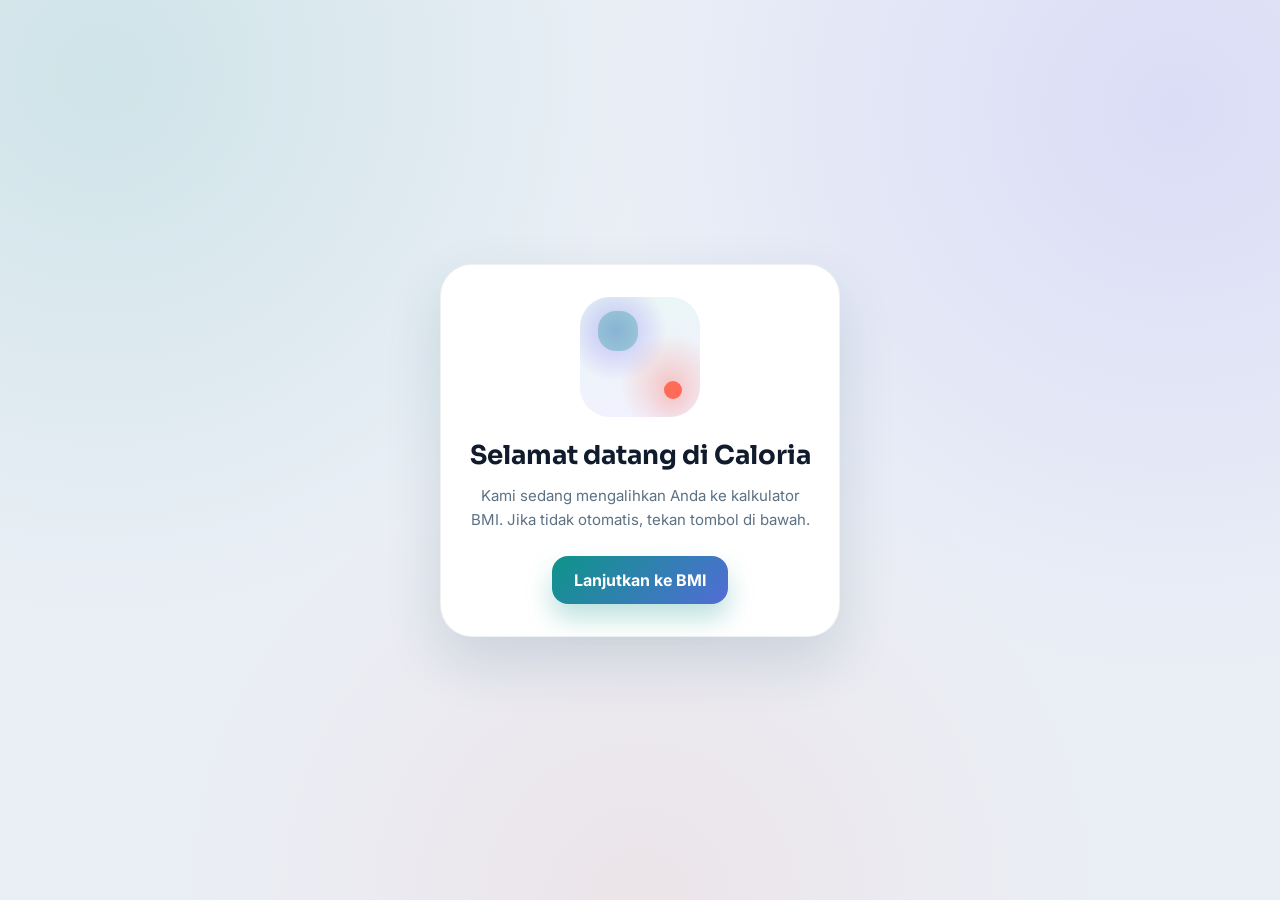
<file: kaloritracker.html>
﻿<!DOCTYPE html>
<html lang="en">
<head>
  <meta charset="UTF-8" />
  <meta name="viewport" content="width=device-width, initial-scale=1.0" />
  <title>Caloria</title>
  <meta http-equiv="refresh" content="2; url=index.html" />
  <link rel="stylesheet" href="styles.css" />
  <style>
    body {
      margin: 0;
      min-height: 100vh;
      display: flex;
      align-items: center;
      justify-content: center;
      background:
        radial-gradient(circle at 8% 8%, rgba(13, 148, 136, 0.12), transparent 38%),
        radial-gradient(circle at 92% 12%, rgba(109, 93, 246, 0.12), transparent 40%),
        radial-gradient(circle at 50% 100%, rgba(255, 107, 87, 0.08), transparent 45%),
        #EAEFF6;
      font-family: 'Inter', 'Poppins', Arial, sans-serif;
    }

    .redirect-card {
      width: min(400px, 92vw);
      padding: 32px 26px;
      border-radius: 32px;
      background: #ffffff;
      border: 1px solid rgba(99, 115, 129, 0.1);
      box-shadow: 0 24px 56px rgba(11, 60, 84, 0.14);
      text-align: center;
    }

    .hero-illustration {
      width: 120px;
      height: 120px;
      margin: 0 auto 22px;
      border-radius: 30px;
      background: radial-gradient(circle at 30% 28%, rgba(109, 93, 246, 0.35), transparent 42%),
                  radial-gradient(circle at 75% 72%, rgba(255, 107, 87, 0.30), transparent 40%),
                  linear-gradient(165deg, #e9f7f4 0%, #f3f0ff 100%);
      position: relative;
      overflow: hidden;
    }

    .hero-illustration::before {
      content: '';
      position: absolute;
      width: 40px;
      height: 40px;
      border-radius: 18px;
      background: rgba(13, 148, 136, 0.30);
      top: 14px;
      left: 18px;
    }

    .hero-illustration::after {
      content: '';
      position: absolute;
      width: 18px;
      height: 18px;
      border-radius: 50%;
      background: #FF6B57;
      bottom: 18px;
      right: 18px;
      box-shadow: 0 10px 20px rgba(255, 107, 87, 0.28);
    }

    .redirect-title {
      font-size: 26px;
      font-weight: 700;
      font-family: 'Sora', 'Poppins', sans-serif;
      color: #101B2D;
      margin-bottom: 12px;
    }

    .redirect-text {
      color: #5C7184;
      font-size: 15px;
      line-height: 1.6;
      margin-bottom: 24px;
    }

    .redirect-link {
      display: inline-flex;
      align-items: center;
      justify-content: center;
      padding: 14px 22px;
      border-radius: 16px;
      background: linear-gradient(135deg, #0D9488 0%, #6D5DF6 140%);
      color: white;
      text-decoration: none;
      font-weight: 700;
      border: none;
      box-shadow: 0 14px 26px rgba(13, 148, 136, 0.28);
    }
  </style>
</head>
<body>
  <div class="redirect-card">
    <div class="hero-illustration"></div>
    <div class="redirect-title">Selamat datang di Caloria</div>
    <div class="redirect-text">Kami sedang mengalihkan Anda ke kalkulator BMI. Jika tidak otomatis, tekan tombol di bawah.</div>
    <a class="redirect-link" href="index.html">Lanjutkan ke BMI</a>
  </div>
</body>
</html>
</file>
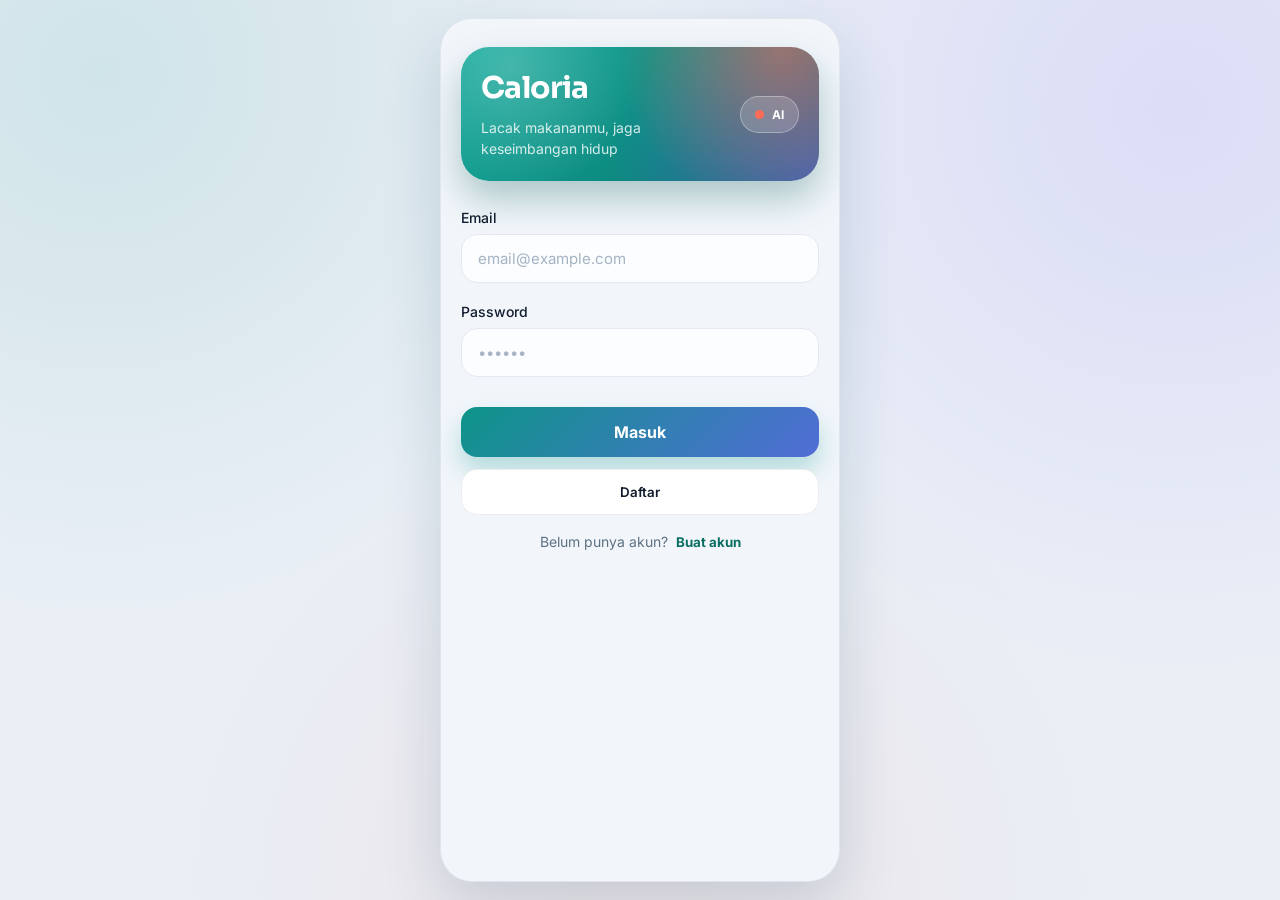
<file: login.html>
<!DOCTYPE html>
<html lang="en">
<head>
    <meta charset="UTF-8">
    <meta name="viewport" content="width=device-width, initial-scale=1.0">
    <title>Caloria Masuk</title>
    <link rel="stylesheet" href="styles.css">
</head>
<body>
<div class="phone-container">
    <div class="notch"></div>
    <div id="login-screen" class="screen active">
        <div class="login-header card-header">
            <div>
                <h1>Caloria</h1>
                <p class="page-subtitle">Lacak makananmu, jaga keseimbangan hidup</p>
            </div>
            <div class="ai-badge">
                <div class="ai-badge-dot"></div>
                <span>AI</span>
            </div>
        </div>
        <div class="form-group">
            <label>Email</label>
            <input type="email" id="email" placeholder="email@example.com" />
        </div>
        <div class="form-group">
            <label>Password</label>
            <input type="password" id="password" placeholder="••••••" />
        </div>
        <button class="btn-primary" onclick="handleLogin()">Masuk</button>
        <button class="btn-secondary" onclick="window.location.href='signup.html'">Daftar</button>
        <div class="auth-footer">
            <span>Belum punya akun?</span>
            <button class="auth-link" onclick="window.location.href='signup.html'">Buat akun</button>
        </div>
    </div>
</div>
<script>
    function formatNameFromEmail(email) {
        const parts = email.split('@')[0].split(/[._]/).filter(Boolean);
        return parts.map(part => part.charAt(0).toUpperCase() + part.slice(1)).join(' ');
    }

    function handleLogin() {
        const email = document.getElementById('email').value.trim();
        const pass = document.getElementById('password').value.trim();

        if (email === 'aprilya@gmail.com' && pass === '123456') {
            localStorage.setItem('userEmail', email);
            localStorage.setItem('userPassword', pass);
            localStorage.setItem('sessionActive', '1');
            if (!localStorage.getItem('userName')) {
                localStorage.setItem('userName', formatNameFromEmail(email) || 'Pengguna');
            }
            window.location.href = localStorage.getItem('userBMI') ? 'app.html' : 'index.html';
            return;
        }

        const storedEmail = localStorage.getItem('userEmail');
        const storedPassword = localStorage.getItem('userPassword');

        if (!storedEmail || !storedPassword) {
            alert('Akun tidak ditemukan. Silakan daftar terlebih dahulu.');
            return;
        }

        if (email !== storedEmail || pass !== storedPassword) {
            alert('Email atau password salah.');
            return;
        }

        localStorage.setItem('userEmail', email);
        localStorage.setItem('userPassword', pass);
        // mark session active
        localStorage.setItem('sessionActive', '1');
        if (!localStorage.getItem('userName')) {
            localStorage.setItem('userName', formatNameFromEmail(email) || 'Pengguna');
        }

        window.location.href = localStorage.getItem('userBMI') ? 'app.html' : 'index.html';
    }
</script>
</body>
</html>
</file>
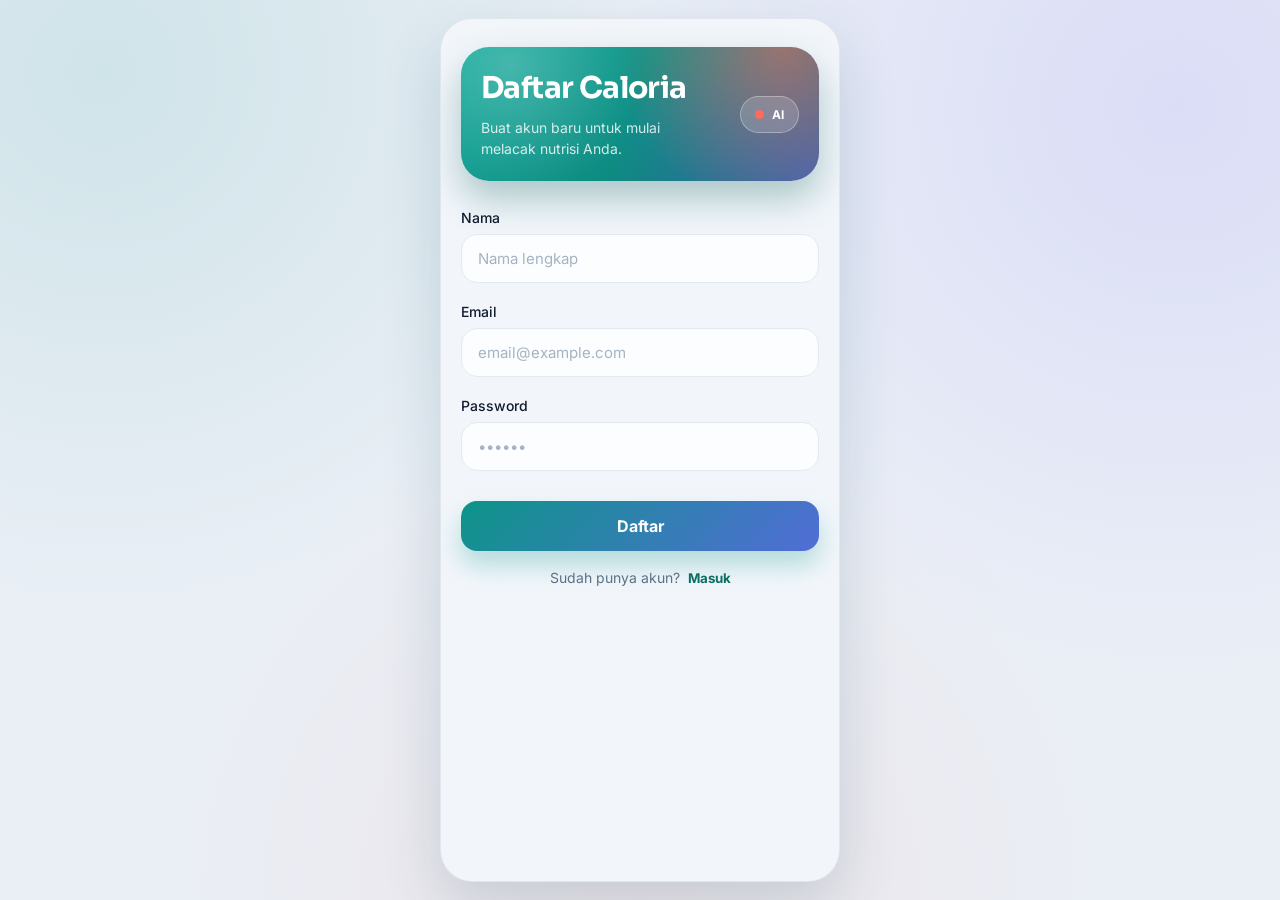
<file: signup.html>
<!DOCTYPE html>
<html lang="en">
<head>
    <meta charset="UTF-8">
    <meta name="viewport" content="width=device-width, initial-scale=1.0">
    <title>Caloria Daftar</title>
    <link rel="stylesheet" href="styles.css">
</head>
<body>
<div class="phone-container">
    <div class="notch"></div>
    <div id="signup-screen" class="screen active">
        <div class="login-header card-header">
            <div>
                <h1>Daftar Caloria</h1>
                <p class="page-subtitle">Buat akun baru untuk mulai melacak nutrisi Anda.</p>
            </div>
            <div class="ai-badge">
                <div class="ai-badge-dot"></div>
                <span>AI</span>
            </div>
        </div>
        <div class="form-group">
            <label>Nama</label>
            <input type="text" id="signup-name" placeholder="Nama lengkap" />
        </div>
        <div class="form-group">
            <label>Email</label>
            <input type="email" id="signup-email" placeholder="email@example.com" />
        </div>
        <div class="form-group">
            <label>Password</label>
            <input type="password" id="signup-password" placeholder="••••••" />
        </div>
        <button class="btn-primary" onclick="handleSignup()">Daftar</button>
        <div class="auth-footer">
            <span>Sudah punya akun?</span>
            <button class="auth-link" onclick="window.location.href='login.html'">Masuk</button>
        </div>
    </div>
</div>
<script>
    window.addEventListener('load', function () {
        const sessionActive = localStorage.getItem('sessionActive');
        const storedEmail = localStorage.getItem('userEmail');
        const storedBMI = localStorage.getItem('userBMI');

        if (sessionActive === '1' && storedEmail && storedBMI) {
            window.location.href = 'app.html';
        }
    });

    function handleSignup() {
        const name = document.getElementById('signup-name').value.trim();
        const email = document.getElementById('signup-email').value.trim();
        const password = document.getElementById('signup-password').value.trim();

        if (name === '' || email === '' || password === '') {
            alert('Silakan lengkapi semua kolom untuk mendaftar.');
            return;
        }

        localStorage.setItem('userName', name);
        localStorage.setItem('userEmail', email);
        localStorage.setItem('userPassword', password);
        // mark session active so the user can proceed to BMI
        localStorage.setItem('sessionActive', '1');

        if (!localStorage.getItem('userBMI')) {
            window.location.href = 'index.html';
        } else {
            window.location.href = 'app.html';
        }
    }
</script>
</body>
</html>
</file>
<file: styles.css>
/* =========================================================
   CALORIA — Design System
   Tema: teknologi + kesehatan
   Palet: teal (kesehatan) Ã— violet (teknologi/AI) Ã— coral & amber (energi)
   Tipografi: Sora (display/angka) + Inter (teks)
   ========================================================= */

@import url('https://fonts.googleapis.com/css2?family=Inter:wght@400;500;600;700;800&family=Sora:wght@600;700;800&display=swap');

:root {
    /* Brand */
    --primary: #0D9488;
    --primary-dark: #0B6E63;
    --primary-light: #5EEAD4;

    /* Tech accent */
    --violet: #6D5DF6;
    --violet-dark: #4C3FD9;
    --violet-soft: #EFECFF;

    /* Energy accents */
    --coral: #FF6B57;
    --coral-soft: #FFE6E1;
    --amber: #F5A623;
    --amber-soft: #FFF1D9;

    /* Status */
    --green: #22C55E;
    --green-soft: #E4F9EC;
    --red: #EF4444;

    /* Neutrals */
    --bg-color: #F2F6FB;
    --surface: #FFFFFF;
    --card-bg: #FFFFFF;
    --muted-bg: #F0F6FB;
    --text-main: #101B2D;
    --text-muted: #5C7184;
    --border-soft: rgba(16, 27, 45, 0.08);

    --font-display: 'Sora', 'Poppins', sans-serif;
    --font-body: 'Inter', 'Poppins', Arial, sans-serif;
}

* {
    margin: 0;
    padding: 0;
    box-sizing: border-box;
    font-family: var(--font-body);
}

body {
    background:
        radial-gradient(circle at 8% 8%, rgba(13, 148, 136, 0.12), transparent 38%),
        radial-gradient(circle at 92% 12%, rgba(109, 93, 246, 0.12), transparent 40%),
        radial-gradient(circle at 50% 100%, rgba(255, 107, 87, 0.08), transparent 45%),
        #EAEFF6;
    display: flex;
    justify-content: center;
    align-items: center;
    min-height: 100vh;
    color: var(--text-main);
}

/* Generic value/label pairs (stat boxes, ring text, profile rows, etc.) */
.val { font-size: 18px; font-weight: 700; font-family: var(--font-display); color: var(--text-main); }
.lbl { font-size: 12px; color: var(--text-muted); margin-top: 2px; }

/* Accessible focus ring everywhere */
button:focus-visible,
input:focus-visible,
a:focus-visible,
.nav-item:focus-visible,
label:focus-visible {
    outline: 2px solid var(--violet);
    outline-offset: 2px;
    border-radius: 6px;
}

@media (prefers-reduced-motion: reduce) {
    * { animation-duration: 0.001ms !important; animation-iteration-count: 1 !important; transition-duration: 0.001ms !important; }
}

/* =========================================================
   Shell
   ========================================================= */

.phone-container {
    width: 100%;
    max-width: 400px;
    min-height: 96vh;
    background-color: var(--bg-color);
    border-radius: 32px;
    border: 1px solid rgba(99, 115, 129, 0.12);
    box-shadow: 0 24px 60px rgba(11, 60, 84, 0.16);
    position: relative;
    overflow: hidden;
    display: flex;
    flex-direction: column;
}

.notch { display: none; }

.screen {
    flex: 1;
    overflow-y: auto;
    padding: 28px 20px 92px 20px;
    display: none;
    min-height: 100%;
}

.screen.active { display: block; }

.screen::-webkit-scrollbar { width: 5px; }
.screen::-webkit-scrollbar-track { background: transparent; }
.screen::-webkit-scrollbar-thumb { background: rgba(13, 148, 136, 0.28); border-radius: 10px; }

@media (max-width: 380px) {
    .phone-container { border-radius: 0; min-height: 100vh; max-width: 100%; }
    body { padding: 0; }
}

/* =========================================================
   Signature header — gradient "aurora" card
   Dipakai di: login, signup, dan kalkulator BMI
   ========================================================= */

.login-header,
.page-header {
    text-align: left;
    margin-bottom: 28px;
    display: flex;
    align-items: center;
    justify-content: space-between;
    gap: 16px;
    padding: 22px 20px;
    border-radius: 28px;
    position: relative;
    overflow: hidden;
    background:
        radial-gradient(circle at 14% 14%, rgba(255, 255, 255, 0.22), transparent 40%),
        radial-gradient(circle at 90% 0%, rgba(255, 107, 87, 0.55), transparent 48%),
        radial-gradient(circle at 100% 105%, rgba(109, 93, 246, 0.55), transparent 55%),
        linear-gradient(135deg, #11A99A 0%, #0D8C82 55%, #0A6E63 100%);
    box-shadow: 0 18px 36px rgba(10, 90, 82, 0.30);
}

.login-header h1 {
    color: #ffffff;
    font-family: var(--font-display);
    font-size: 30px;
    font-weight: 700;
    letter-spacing: -0.02em;
}

.page-header .header-title {
    color: #ffffff;
    margin: 4px 0 0;
    font-size: 22px;
}

.small-label {
    font-size: 12px;
    font-weight: 700;
    color: rgba(255, 255, 255, 0.85);
    text-transform: uppercase;
    letter-spacing: 0.14em;
    margin-bottom: 6px;
}

.page-subtitle {
    margin-top: 10px;
    font-size: 14px;
    color: var(--text-muted);
    max-width: 230px;
    line-height: 1.5;
}

.login-header .page-subtitle,
.page-header .page-subtitle {
    color: rgba(255, 255, 255, 0.82);
}

.ai-badge {
    display: inline-flex;
    align-items: center;
    gap: 8px;
    padding: 10px 14px;
    border-radius: 999px;
    background: rgba(255, 255, 255, 0.16);
    border: 1px solid rgba(255, 255, 255, 0.32);
    flex-shrink: 0;
}

.ai-badge-dot {
    width: 9px;
    height: 9px;
    border-radius: 50%;
    background: var(--coral);
    animation: pulseDot 1.8s ease-in-out infinite;
}

.ai-badge span {
    font-size: 12px;
    font-weight: 700;
    color: #ffffff;
    letter-spacing: 0.02em;
}

@keyframes pulseDot {
    0% { box-shadow: 0 0 0 0 rgba(255, 107, 87, 0.55); }
    70% { box-shadow: 0 0 0 6px rgba(255, 107, 87, 0); }
    100% { box-shadow: 0 0 0 0 rgba(255, 107, 87, 0); }
}

/* Standalone page title (used without the gradient card, e.g. "Hari Ini" / "Riwayat" / "Profil") */
.header-title {
    font-size: 28px;
    font-weight: 700;
    font-family: var(--font-display);
    margin-top: 4px;
    margin-bottom: 18px;
    letter-spacing: -0.02em;
    color: var(--text-main);
}

/* =========================================================
   Forms & buttons
   ========================================================= */

.form-group { margin-bottom: 20px; }

.form-group label {
    display: block;
    margin-bottom: 8px;
    font-size: 14px;
    color: var(--text-main);
    font-weight: 500;
}

.form-group input {
    width: 100%;
    padding: 14px 16px;
    border: 1.5px solid #E3E9F0;
    border-radius: 16px;
    outline: none;
    background: #FBFDFF;
    color: var(--text-main);
    font-size: 15px;
    transition: border-color 0.2s ease, box-shadow 0.2s ease;
}

.form-group input::placeholder { color: #A6B3C2; }

.form-group input:focus {
    border-color: var(--primary);
    box-shadow: 0 0 0 4px rgba(13, 148, 136, 0.14);
}

.btn-primary {
    width: 100%;
    padding: 15px 18px;
    background: linear-gradient(135deg, var(--primary) 0%, var(--violet) 140%);
    color: white;
    border: none;
    border-radius: 16px;
    font-size: 16px;
    font-weight: 700;
    cursor: pointer;
    margin-top: 10px;
    box-shadow: 0 14px 26px rgba(13, 148, 136, 0.28);
    transition: transform 0.15s ease, box-shadow 0.15s ease, filter 0.15s ease;
}

.btn-primary:hover { transform: translateY(-1px); filter: brightness(1.04); box-shadow: 0 18px 30px rgba(13, 148, 136, 0.32); }
.btn-primary:active { transform: translateY(0); box-shadow: 0 8px 16px rgba(13, 148, 136, 0.26); }

.btn-secondary {
    width: 100%;
    padding: 14px;
    background: #ffffff;
    border: 1.5px solid var(--border-soft);
    border-radius: 16px;
    color: var(--text-main);
    font-weight: 600;
    cursor: pointer;
    margin-top: 12px;
    transition: border-color 0.15s ease, background 0.15s ease, transform 0.15s ease;
}

.btn-secondary:hover { border-color: var(--primary); background: #F4FBFA; transform: translateY(-1px); }

.auth-footer {
    margin-top: 18px;
    display: flex;
    justify-content: center;
    align-items: center;
    gap: 8px;
    flex-wrap: wrap;
    color: var(--text-muted);
    font-size: 14px;
}

.auth-link {
    background: transparent;
    border: none;
    color: var(--primary-dark);
    cursor: pointer;
    font-weight: 700;
}

/* =========================================================
   Dashboard top bar (app shell)
   ========================================================= */

.dashboard-header {
    display: flex;
    align-items: center;
    justify-content: space-between;
    gap: 16px;
    margin-bottom: 18px;
}

.app-brand { display: flex; align-items: center; gap: 12px; }

.brand-icon {
    width: 48px;
    height: 48px;
    border-radius: 16px;
    background: linear-gradient(135deg, var(--primary), var(--violet));
    display: flex;
    align-items: center;
    justify-content: center;
    color: white;
    font-family: var(--font-display);
    font-size: 20px;
    font-weight: 700;
    box-shadow: 0 14px 26px rgba(109, 93, 246, 0.28);
}

.brand-name {
    font-size: 16px;
    font-weight: 700;
    font-family: var(--font-display);
    letter-spacing: -0.02em;
}

.brand-subtitle { font-size: 12px; color: var(--text-muted); margin-top: 2px; }

.ai-illustration {
    width: 74px;
    height: 74px;
    border-radius: 22px;
    position: relative;
    background:
        radial-gradient(circle at 30% 28%, rgba(109, 93, 246, 0.32), transparent 42%),
        radial-gradient(circle at 75% 72%, rgba(255, 107, 87, 0.26), transparent 40%),
        linear-gradient(165deg, #EAF7F5 0%, #F1EEFF 100%);
    border: 1px solid rgba(13, 148, 136, 0.14);
    display: flex;
    align-items: center;
    justify-content: center;
    overflow: hidden;
}

.ai-illustration::before {
    content: '';
    position: absolute;
    width: 38px;
    height: 38px;
    border-radius: 16px;
    background: rgba(13, 148, 136, 0.25);
    top: 12px;
    left: 14px;
}

.ai-illustration::after {
    content: '';
    position: absolute;
    width: 24px;
    height: 24px;
    border-radius: 50%;
    background: rgba(255, 255, 255, 0.85);
    bottom: 12px;
    right: 12px;
}

.ai-label {
    position: relative;
    z-index: 1;
    font-size: 13px;
    font-weight: 700;
    font-family: var(--font-display);
    color: var(--primary-dark);
}

/* =========================================================
   Summary card: calories + ring + macros
   ========================================================= */

.summary-card {
    background-color: var(--surface);
    border-radius: 28px;
    padding: 24px;
    border: 1px solid var(--border-soft);
    margin-bottom: 24px;
    box-shadow: 0 16px 34px rgba(16, 27, 45, 0.06);
}

.calorie-main {
    display: flex;
    justify-content: space-around;
    align-items: center;
    margin-bottom: 24px;
}

.stat-box { text-align: center; }
.stat-box .val { font-size: 19px; }
.stat-box .lbl { margin-top: 4px; }

.progress-ring {
    position: relative;
    width: 112px;
    height: 112px;
    display: flex;
    justify-content: center;
    align-items: center;
}

.progress-ring svg {
    width: 112px;
    height: 112px;
    transform: rotate(-90deg);
}

.progress-ring circle { fill: none; stroke-width: 9; }
.progress-ring .bg { stroke: #ECF1F6; }

.progress-ring .bar {
    stroke: var(--violet);
    stroke-dasharray: 282;
    stroke-dashoffset: 110;
    stroke-linecap: round;
    transition: stroke-dashoffset 0.4s ease;
}

.ring-text { position: absolute; text-align: center; }
.ring-text .num { font-size: 22px; font-weight: 800; font-family: var(--font-display); color: var(--text-main); }

.macro-container { display: flex; justify-content: space-between; gap: 8px; }
.macro-item { text-align: center; width: 30%; }
.macro-label { font-size: 12px; color: var(--text-muted); margin-bottom: 4px; }

.macro-bar-bg {
    background-color: #ECF1F6;
    height: 7px;
    border-radius: 4px;
    overflow: hidden;
    margin-bottom: 4px;
}

.macro-bar {
    height: 100%;
    background-color: var(--primary);
    border-radius: 4px;
    transition: width 0.4s ease;
}

/* =========================================================
   Meal cards
   ========================================================= */

.meal-card {
    background: var(--surface);
    padding: 14px 16px;
    border-radius: 20px;
    display: flex;
    justify-content: space-between;
    align-items: center;
    margin-bottom: 12px;
    border: 1px solid var(--border-soft);
    box-shadow: 0 8px 18px rgba(16, 27, 45, 0.04);
    transition: transform 0.15s ease, box-shadow 0.15s ease;
}

.meal-card:hover { transform: translateY(-2px); box-shadow: 0 14px 24px rgba(16, 27, 45, 0.08); }

.meal-info { display: flex; align-items: center; gap: 12px; }

.meal-icon {
    width: 42px;
    height: 42px;
    border-radius: 14px;
    display: flex;
    justify-content: center;
    align-items: center;
    font-size: 19px;
}

.meal-det h4 { font-size: 15px; font-weight: 700; color: var(--text-main); }
.meal-det p { font-size: 12px; color: var(--text-muted); margin-top: 2px; }

.btn-add {
    color: var(--violet);
    font-size: 24px;
    cursor: pointer;
    border: none;
    background: none;
    width: 36px;
    height: 36px;
    border-radius: 10px;
    display: flex;
    align-items: center;
    justify-content: center;
    transition: background 0.15s ease;
}

.btn-add:hover { background: var(--violet-soft); }

/* =========================================================
   Detail screen (meal detail / ingredients)
   ========================================================= */

.detail-header { display: flex; align-items: center; gap: 14px; margin-bottom: 24px; }

.detail-back {
    border: 1px solid var(--border-soft);
    background: #ffffff;
    color: var(--text-main);
    font-size: 18px;
    padding: 10px 14px;
    border-radius: 14px;
    cursor: pointer;
    box-shadow: 0 6px 14px rgba(16, 27, 45, 0.05);
    transition: transform 0.15s ease;
}

.detail-back:hover { transform: translateX(-2px); }

.detail-title {
    font-size: 26px;
    font-weight: 700;
    font-family: var(--font-display);
    letter-spacing: -0.02em;
}

.detail-body { display: flex; flex-direction: column; gap: 18px; }
.detail-row { display: flex; flex-direction: column; gap: 8px; }
.detail-label { font-size: 14px; color: var(--text-muted); }

.detail-row input {
    width: 100%;
    padding: 14px;
    border-radius: 14px;
    border: 1.5px solid #E3E9F0;
    background: #FBFDFF;
    font-size: 16px;
    transition: border-color 0.15s ease, box-shadow 0.15s ease;
}

.detail-row input:focus { outline: none; border-color: var(--primary); box-shadow: 0 0 0 3px rgba(13, 148, 136, 0.12); }

.ingredient-list {
    display: flex;
    flex-direction: column;
    gap: 12px;
    min-height: 120px;
    justify-content: center;
    background: #ffffff;
    border: 1px solid var(--border-soft);
    border-radius: 18px;
    padding: 16px;
}

.ingredient-row {
    display: grid;
    grid-template-columns: 1.5fr 1fr auto;
    gap: 10px;
    align-items: center;
}

.ingredient-name,
.ingredient-grams {
    width: 100%;
    padding: 12px 14px;
    border: 1.5px solid #E3E9F0;
    border-radius: 14px;
    background: #FBFDFF;
    font-size: 14px;
}

.ingredient-remove {
    border: none;
    background: var(--coral-soft);
    color: var(--coral);
    font-size: 18px;
    width: 42px;
    height: 42px;
    border-radius: 13px;
    cursor: pointer;
    transition: background 0.15s ease, transform 0.15s ease;
}

.ingredient-remove:hover { background: #FFD7CE; transform: scale(1.05); }

.empty-text { color: #9AA6B5; font-size: 14px; text-align: center; }

.detail-body .btn-primary { margin-top: 0; }

/* =========================================================
   BMI calculator
   ========================================================= */

.bmi-screen { display: flex; flex-direction: column; justify-content: flex-start; }
.bmi-row { display: flex; flex-direction: column; gap: 8px; }
.bmi-label { font-size: 14px; color: var(--text-muted); font-weight: 500; }

.picker-group { margin-bottom: 24px; }

.picker-box {
    display: flex;
    justify-content: center;
    align-items: center;
    gap: 14px;
    margin-top: 14px;
}

.picker-btn {
    border: none;
    background: #F1F5F9;
    color: var(--text-main);
    width: 50px;
    height: 50px;
    border-radius: 16px;
    font-size: 20px;
    cursor: pointer;
    transition: background 0.15s ease, color 0.15s ease, transform 0.1s ease;
}

.picker-btn:hover { background: var(--violet-soft); color: var(--violet-dark); }
.picker-btn:active { transform: scale(0.94); }

.picker-wheel {
    width: 158px;
    height: 216px;
    padding: 16px 0;
    background: #ffffff;
    border-radius: 34px;
    border: 1px solid var(--border-soft);
    box-shadow: 0 14px 28px rgba(16, 27, 45, 0.06);
    display: flex;
    flex-direction: column;
    justify-content: center;
    align-items: center;
    gap: 8px;
}

.picker-value { width: 100%; text-align: center; font-weight: 600; }

.picker-value.top,
.picker-value.bottom { font-size: 22px; color: #C4CDD8; }

.picker-value.current {
    font-size: 58px;
    font-weight: 800;
    font-family: var(--font-display);
    color: var(--primary-dark);
}

.picker-unit {
    margin-top: 10px;
    color: var(--text-muted);
    font-size: 13px;
    text-align: center;
    text-transform: uppercase;
    letter-spacing: 0.08em;
}

.bmi-input { display: none; }

.result-card {
    background: #ffffff;
    padding: 20px;
    border-radius: 24px;
    border: 1px solid var(--border-soft);
    box-shadow: 0 16px 32px rgba(16, 27, 45, 0.06);
}

.result-row {
    display: flex;
    justify-content: space-between;
    align-items: center;
    margin-bottom: 14px;
    padding-bottom: 14px;
    border-bottom: 1px solid #F0F3F7;
}

.result-row:last-child { margin-bottom: 0; padding-bottom: 0; border-bottom: none; }

.result-label { color: var(--text-muted); font-size: 14px; }
.result-value { font-weight: 700; font-family: var(--font-display); color: var(--text-main); }

.recommendation-card {
    background: linear-gradient(135deg, var(--violet-soft) 0%, #ffffff 100%);
    border-radius: 24px;
    padding: 18px;
    border: 1px solid rgba(109, 93, 246, 0.18);
    margin-top: 14px;
}

.recommendation-label {
    font-weight: 700;
    margin-bottom: 8px;
    color: var(--violet-dark);
    font-size: 12px;
    text-transform: uppercase;
    letter-spacing: 0.06em;
}

.recommendation-text { color: #3A3F55; line-height: 1.6; font-size: 14px; }

/* =========================================================
   Dashboard top stat card + editable profile fields
   ========================================================= */

.dashboard-top-card {
    background-color: #ffffff;
    border-radius: 26px;
    padding: 20px;
    border: 1px solid var(--border-soft);
    margin-bottom: 22px;
    box-shadow: 0 14px 30px rgba(16, 27, 45, 0.05);
}

.dashboard-top-grid { display: flex; gap: 14px; flex-wrap: wrap; margin-bottom: 16px; }

.dashboard-top-item {
    flex: 1 1 45%;
    background: linear-gradient(135deg, rgba(13, 148, 136, 0.08), rgba(109, 93, 246, 0.08));
    border-radius: 18px;
    padding: 14px 16px;
}

.info-label { font-size: 12px; color: var(--text-muted); margin-bottom: 6px; }
.info-value { font-size: 18px; font-weight: 700; font-family: var(--font-display); color: var(--primary-dark); }

.dashboard-edit-row { display: flex; gap: 12px; flex-wrap: wrap; align-items: flex-end; margin-bottom: 16px; }
.dashboard-edit-item { flex: 1 1 45%; display: flex; flex-direction: column; gap: 8px; }
.dashboard-edit-item label { font-size: 12px; color: var(--text-muted); }

.dashboard-edit-item input {
    width: 100%;
    padding: 12px 14px;
    border-radius: 16px;
    border: 1.5px solid #E3E9F0;
    background: #FBFDFF;
    font-size: 16px;
    transition: border-color 0.15s ease, box-shadow 0.15s ease;
}

.dashboard-edit-item input:focus { outline: none; border-color: var(--primary); box-shadow: 0 0 0 3px rgba(13, 148, 136, 0.12); }

/* =========================================================
   Early-warning / risk panels
   ========================================================= */

.risk-notification {
    cursor: pointer;
    background: linear-gradient(135deg, rgba(109, 93, 246, 0.08), rgba(13, 148, 136, 0.07));
    border-left: 4px solid var(--violet);
    border-radius: 16px;
    padding: 14px 16px;
    color: #27314A;
    transition: background 0.15s ease;
}

.risk-notification:hover { background: linear-gradient(135deg, rgba(109, 93, 246, 0.13), rgba(13, 148, 136, 0.11)); }

.risk-heading { font-weight: 700; margin-bottom: 6px; color: #1E2640; }

.risk-details { display: none; font-size: 13px; color: #3D4663; line-height: 1.6; }
.risk-details.active { display: block; }

.risk-score-panel {
    margin-top: 14px;
    padding: 16px;
    border-radius: 20px;
    background: linear-gradient(135deg, var(--amber-soft), #ffffff);
    border: 1px solid rgba(245, 166, 35, 0.22);
}

.risk-score-top { display: flex; justify-content: space-between; align-items: flex-start; gap: 12px; }
.risk-score-title { color: #8A5A06; font-weight: 700; font-size: 14px; margin-top: 4px; }

.risk-score-number {
    width: 50px;
    height: 50px;
    border-radius: 16px;
    background: #ffffff;
    border: 1px solid rgba(245, 166, 35, 0.32);
    display: flex;
    align-items: center;
    justify-content: center;
    color: #A9650A;
    font-size: 20px;
    font-weight: 800;
    font-family: var(--font-display);
    box-shadow: 0 8px 16px rgba(245, 166, 35, 0.18);
}

.risk-score-track {
    height: 9px;
    border-radius: 999px;
    overflow: hidden;
    background: rgba(138, 90, 6, 0.12);
    margin: 14px 0 10px;
}

.risk-score-fill { height: 100%; width: 0; border-radius: 999px; transition: width 0.4s ease; }
.risk-score-fill.safe { background: linear-gradient(90deg, #1FAE6B, var(--green)); }
.risk-score-fill.warning { background: linear-gradient(90deg, #E08E1D, var(--amber)); }
.risk-score-fill.danger { background: linear-gradient(90deg, #E0473F, var(--red)); }

.risk-score-message { color: #7A5208; font-size: 12px; line-height: 1.6; }

/* =========================================================
   Scanner / photo capture
   ========================================================= */

.scanner-card {
    display: flex;
    flex-direction: column;
    gap: 12px;
    padding: 16px;
    border: 1px solid var(--border-soft);
    border-radius: 20px;
    background: #ffffff;
}

.scanner-button {
    display: inline-flex;
    justify-content: center;
    align-items: center;
    gap: 10px;
    padding: 14px;
    background: linear-gradient(135deg, var(--primary), var(--violet));
    color: white;
    border-radius: 14px;
    cursor: pointer;
    font-weight: 700;
    box-shadow: 0 10px 20px rgba(13, 148, 136, 0.22);
    transition: transform 0.15s ease;
}

.scanner-button:hover { transform: translateY(-1px); }

#meal-photo-input { display: none; }

.photo-preview {
    min-height: 180px;
    border-radius: 18px;
    background: #F3F6FA;
    background-size: cover;
    background-position: center;
    border: 1.5px dashed #D7E0EA;
}

.photo-preview.has-photo { border: 1px solid var(--border-soft); border-style: solid; }

.photo-estimate { font-size: 14px; color: var(--text-main); font-weight: 600; }

.recognition-note {
    color: var(--text-muted);
    font-size: 12px;
    line-height: 1.5;
    background: var(--violet-soft);
    border: 1px solid rgba(109, 93, 246, 0.16);
    border-radius: 14px;
    padding: 10px 12px;
}

/* =========================================================
   Profile screen
   ========================================================= */

.profile-header { text-align: center; margin-top: 24px; margin-bottom: 32px; }

.avatar {
    width: 88px;
    height: 88px;
    background: linear-gradient(135deg, var(--primary), var(--violet));
    border-radius: 50%;
    margin: 0 auto 14px auto;
    display: flex;
    justify-content: center;
    align-items: center;
    color: white;
    font-size: 38px;
    box-shadow: 0 16px 30px rgba(109, 93, 246, 0.28);
}

.profile-info-row {
    display: flex;
    justify-content: space-between;
    padding: 14px 0;
    border-bottom: 1px solid #EEF1F5;
    font-size: 15px;
}

.profile-info-row .lbl { color: var(--text-muted); margin-top: 0; }
.profile-info-row .val { font-weight: 700; color: var(--text-main); }

.btn-logout {
    width: 100%;
    padding: 13px;
    background: #ffffff;
    border: 1.5px solid rgba(239, 68, 68, 0.4);
    color: var(--red);
    border-radius: 14px;
    cursor: pointer;
    margin-top: 30px;
    font-weight: 700;
    transition: background 0.15s ease;
}

.btn-logout:hover { background: #FFF3F2; }

/* =========================================================
   Bottom navigation
   ========================================================= */

.bottom-nav {
    position: absolute;
    bottom: 0;
    left: 0;
    width: 100%;
    height: 74px;
    background-color: rgba(255, 255, 255, 0.94);
    backdrop-filter: blur(10px);
    border-top: 1px solid var(--border-soft);
    display: none;
    justify-content: space-around;
    align-items: center;
    z-index: 5;
    padding: 0 6px;
}

.nav-item {
    text-align: center;
    cursor: pointer;
    color: var(--text-muted);
    font-size: 11px;
    font-weight: 600;
    padding: 8px 16px;
    border-radius: 14px;
    transition: background 0.15s ease, color 0.15s ease;
}

.nav-item.active {
    color: var(--primary-dark);
    font-weight: 700;
    background: linear-gradient(135deg, rgba(13, 148, 136, 0.14), rgba(109, 93, 246, 0.14));
}

/* =========================================================
   Modal sheet
   ========================================================= */

.modal-overlay {
    position: absolute;
    top: 0; left: 0; width: 100%; height: 100%;
    background: rgba(16, 27, 45, 0.55);
    z-index: 20;
    display: none;
    align-items: flex-end;
}

.modal-content {
    width: 100%;
    background: white;
    border-top-left-radius: 28px;
    border-top-right-radius: 28px;
    padding: 26px 24px;
    transform: translateY(100%);
    transition: transform 0.3s cubic-bezier(0.2, 0.8, 0.2, 1);
    max-height: 80%;
    overflow-y: auto;
}

.modal-overlay.active { display: flex; }
.modal-overlay.active .modal-content { transform: translateY(0); }

.modal-title {
    font-size: 19px;
    font-weight: 700;
    font-family: var(--font-display);
    color: var(--primary-dark);
    margin-bottom: 14px;
}

.modal-body { font-size: 13.5px; line-height: 1.7; color: #3D4663; }
.modal-body ul { padding-left: 18px; }
.modal-body li { margin-bottom: 10px; }

.btn-close-modal {
    margin-top: 16px;
    width: 100%;
    padding: 12px;
    background: #F1F5F9;
    border: none;
    border-radius: 14px;
    cursor: pointer;
    font-weight: 600;
    color: var(--text-main);
    transition: background 0.15s ease;
}

.btn-close-modal:hover { background: #E7EDF3; }

/* =========================================================
   Activity & coaching widgets
   ========================================================= */

.activity-recommendation-list { display: grid; gap: 10px; margin-top: 12px; }

.activity-pill {
    display: flex;
    align-items: center;
    justify-content: space-between;
    gap: 12px;
    background: var(--surface);
    border: 1px solid var(--border-soft);
    border-radius: 20px;
    padding: 14px 16px;
    color: var(--text-main);
    font-size: 14.5px;
}

.activity-pill input[type="checkbox"] {
    width: 19px;
    height: 19px;
    accent-color: var(--violet);
    cursor: pointer;
}

.coach-card {
    margin-bottom: 16px;
    background: linear-gradient(135deg, var(--violet-soft), #ffffff);
    border-color: rgba(109, 93, 246, 0.2);
}

.coach-message { color: #3A3568; font-size: 14px; line-height: 1.65; margin-bottom: 14px; }

.coach-actions { display: grid; grid-template-columns: 1fr 1fr; gap: 10px; }

.btn-small {
    border: none;
    border-radius: 14px;
    padding: 11px 10px;
    background: linear-gradient(135deg, var(--primary), var(--violet));
    color: #fff;
    font-size: 13px;
    font-weight: 700;
    cursor: pointer;
    transition: transform 0.15s ease;
}

.btn-small:hover { transform: translateY(-1px); }

.btn-small.outline {
    color: var(--violet-dark);
    background: #fff;
    border: 1.5px solid rgba(109, 93, 246, 0.3);
}

.impact-card {
    background: linear-gradient(135deg, var(--amber-soft), #ffffff);
    border-color: rgba(245, 166, 35, 0.22);
}

.impact-grid { display: grid; gap: 10px; }

.impact-item {
    display: grid;
    grid-template-columns: 64px 1fr;
    align-items: center;
    gap: 10px;
    padding: 12px;
    border-radius: 16px;
    background: #fff;
    border: 1px solid rgba(245, 166, 35, 0.16);
}

.impact-item strong { color: #A9650A; font-size: 20px; font-family: var(--font-display); }
.impact-item span { color: #5F6C7B; font-size: 13px; line-height: 1.35; }

.activity-log { display: flex; flex-direction: column; gap: 12px; min-height: 90px; }

.activity-row {
    display: flex;
    justify-content: space-between;
    align-items: center;
    background: #fff;
    padding: 12px 14px;
    border-radius: 16px;
    border: 1px solid var(--border-soft);
}

.history-list { display: grid; gap: 12px; }

.history-card {
    background: #fff;
    padding: 14px;
    border-radius: 18px;
    border: 1px solid var(--border-soft);
    box-shadow: 0 8px 18px rgba(16, 27, 45, 0.04);
}
</file>
